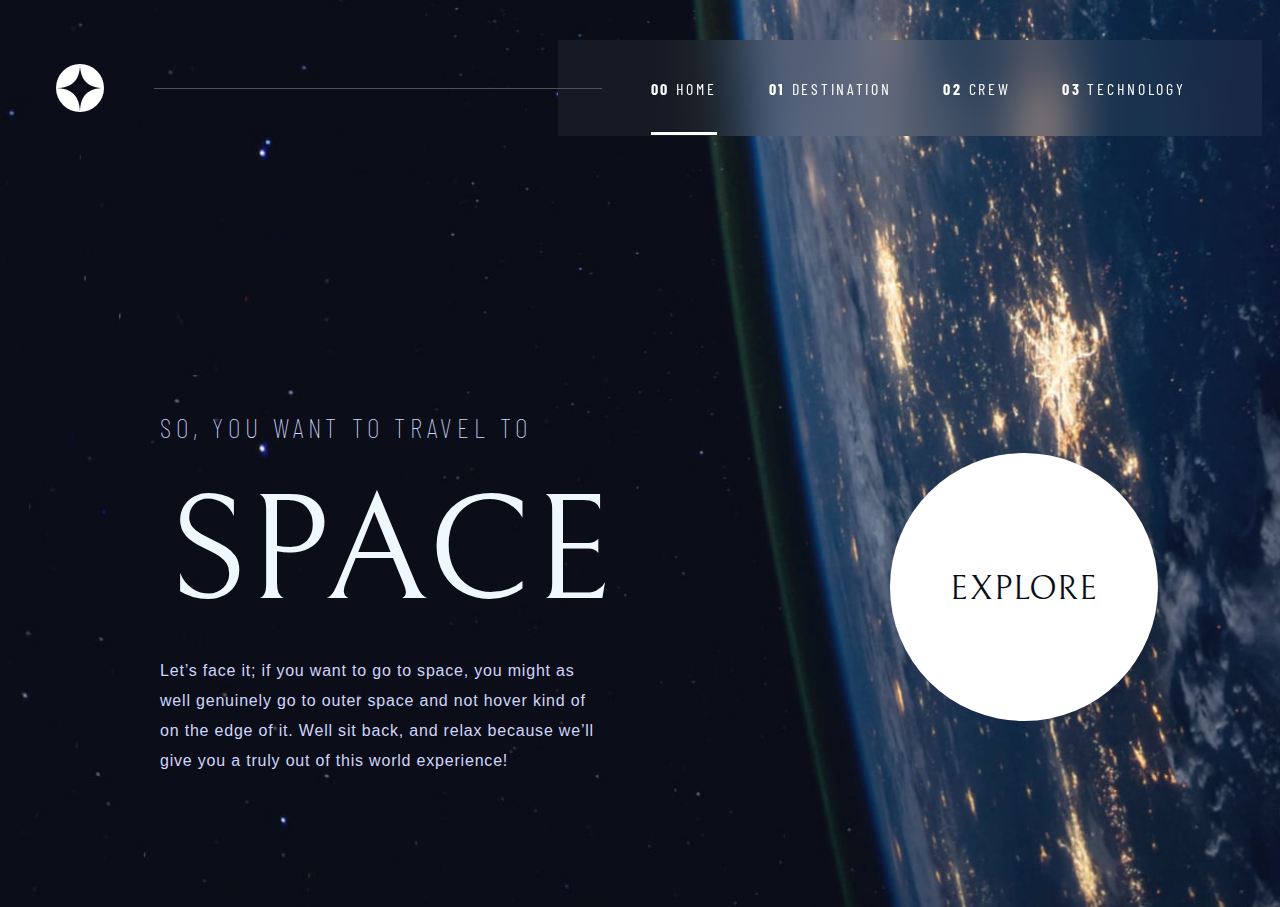
<file: index.html>
<!DOCTYPE html>
<html lang="en">
  <head>
    <meta charset="UTF-8" />
    <meta name="viewport" content="width=device-width, initial-scale=1.0" />

    <link
      rel="icon"
      type="image/png"
      sizes="32x32"
      href="./assets/favicon-32x32.png"
    />
    <meta name="viewport" content="width=device-width, initial-scale=1.0" />
    <link rel="preconnect" href="https://fonts.googleapis.com" />
    <link rel="preconnect" href="https://fonts.gstatic.com" crossorigin />
    <link
      href="https://fonts.googleapis.com/css2?family=Barlow+Condensed:wght@100;200;300;400&family=Bellefair&family=Cedarville+Cursive&family=Montserrat:wght@300;400;900&family=Ubuntu:wght@300;400&display=swap"
      rel="stylesheet"
    />
    <title>Frontend Mentor | Space tourism website</title>
    <link rel="stylesheet" href="styles/styles_home.css" />
  </head>
  <body>
    <!-- <img
      class="bg_image"
      src="assets/home/background-home-desktop.jpg"
      alt=""
    /> -->
    <div class="home_body">
      <!-- Navigation_Bar -->
      <section>
        <img class="logo" src="assets/shared/logo.svg" alt="" />
        <hr class="nav_hr" />
        <div class="nav_bar" id="nav_bar">
          <div class="close_icon">
            <img
              src="assets/shared/icon-close.svg"
              alt=""
              onclick="close_menu_bar()"
            />
          </div>
          <div class="nav_ele"  id="act">
            <strong>00 </strong> <a href="index.html">HOME</a> 
            <hr />
          </div>
          <div class="nav_ele">
            <strong>01 </strong> <a href="destination-moon.html">DESTINATION</a> 
            <hr />
          </div>
          <div class="nav_ele">
            <strong>02 </strong> <a href="crew-pilot.html">CREW</a> 
            <hr />
          </div>
          <div class="nav_ele">
            <strong>03 </strong> <a href="technology-capsule.html">TECHNOLOGY</a> 
            <hr />
          </div>
        </div>
        <div class="nav_icon">
          <img
            src="assets/shared/icon-hamburger.svg"
            alt="nav_icon"
            onclick="open_menu_bar()"
          />
        </div>
      </section>
      <!-- Description -->
      <div class="container">
        <div class="description">
          <h5>SO, YOU WANT TO TRAVEL TO</h5>
          <h1>SPACE</h1>
          <p>
            Let’s face it; if you want to go to space, you might as well
            genuinely go to outer space and not hover kind of on the edge of it.
            Well sit back, and relax because we’ll give you a truly out of this
            world experience!
          </p>
        </div>
        <div class="explore_container">
          <div class="explore_hover">
            <div class="explore"><p>EXPLORE</p></div>
          </div>
        </div>
      </div>
    </div>
    <script src="javascript/index.js"></script>
  </body>
</html>
</file>
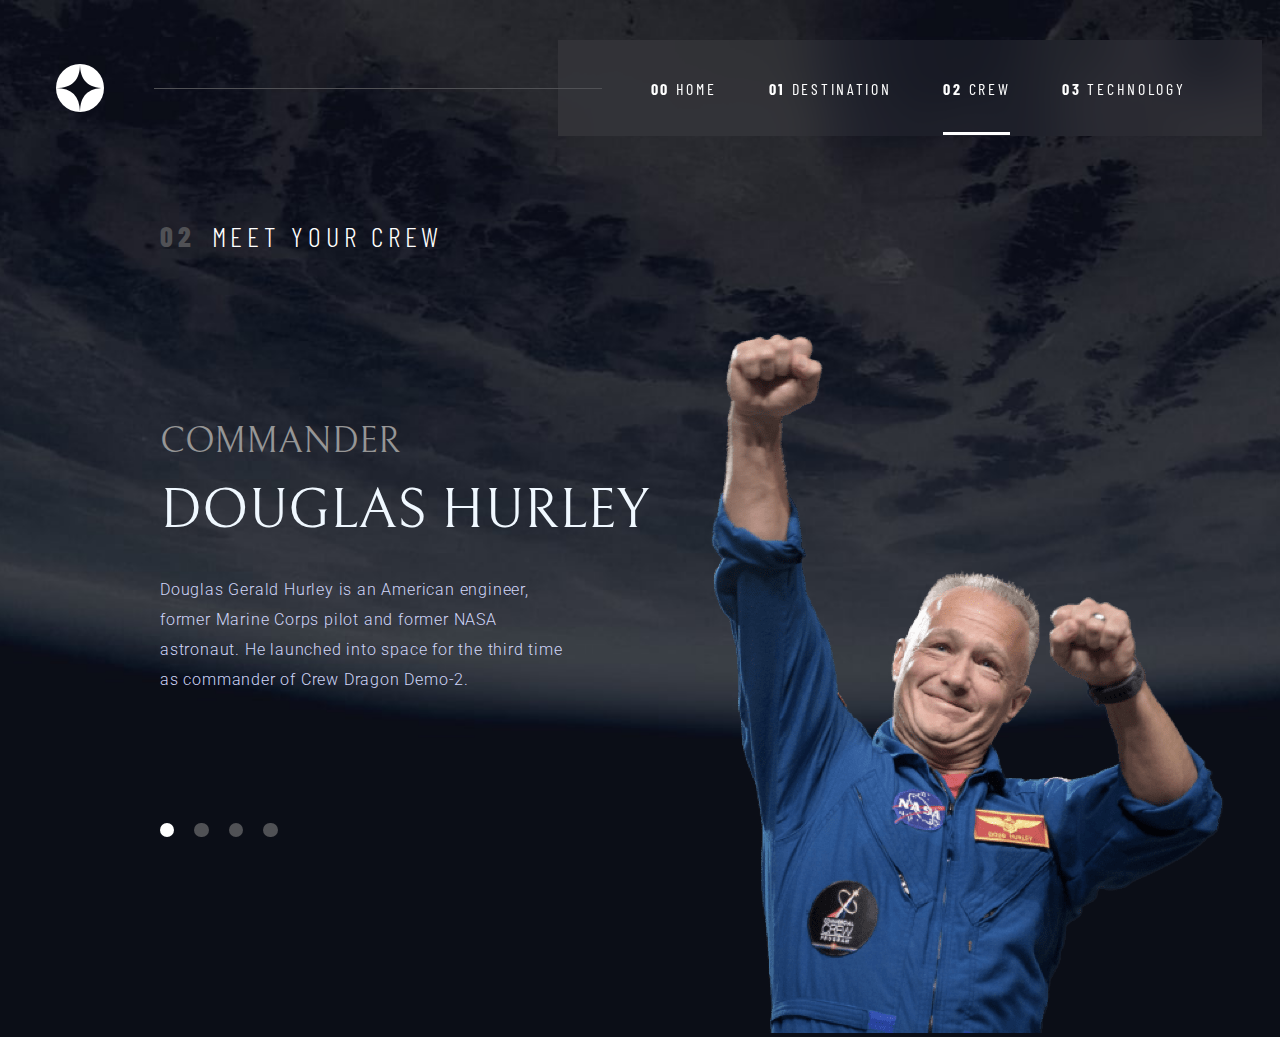
<file: crew-commander.html>
<!DOCTYPE html>
<html lang="en">

<head>
  <meta charset="UTF-8" />
  <meta name="viewport" content="width=device-width, initial-scale=1.0" />

  <link rel="icon" type="image/png" sizes="32x32" href="./assets/favicon-32x32.png" />
  <meta name="viewport" content="width=device-width, initial-scale=1.0" />
  <link rel="preconnect" href="https://fonts.googleapis.com">
  <link rel="preconnect" href="https://fonts.gstatic.com" crossorigin>
  <link
    href="https://fonts.googleapis.com/css2?family=Barlow+Condensed:wght@100;200;300;400&family=Bellefair&family=Cedarville+Cursive&family=Montserrat:wght@300;400;900&family=Open+Sans:wght@300;400&family=Roboto:wght@100;300;400;500&family=Ubuntu:wght@300;400&display=swap"
    rel="stylesheet">
  <link rel="stylesheet" href="styles/styles_crew.css">
  <title>Frontend Mentor | Space tourism website</title>
</head>

<body>
  <div class="home_body">
    <!-- Navigation_Bar -->
    <section>
      <img class="logo" src="assets/shared/logo.svg" alt="" />
      <hr class="nav_hr" />
      <div class="nav_bar" id="nav_bar">
        <div class="close_icon">
          <img src="assets/shared/icon-close.svg" alt="" onclick="close_menu_bar()" />
        </div>
        <div class="nav_ele">
          <strong>00 </strong> <a href="index.html">HOME</a>
          <hr />
        </div>
        <div class="nav_ele">
          <strong>01 </strong> <a href="destination-moon.html">DESTINATION</a>
          <hr />
        </div>
        <div class="nav_ele" id="act">
          <strong>02 </strong> <a href="crew-pilot.html">CREW</a>
          <hr>
        </div>
        <div class="nav_ele">
          <strong>03 </strong>
          <a href="technology-capsule.html">TECHNOLOGY</a>
          <hr />
        </div>
      </div>
      <div class="nav_icon">
        <img src="assets/shared/icon-hamburger.svg" alt="nav_icon" onclick="open_menu_bar()" />
      </div>
    </section>

    <h5> <strong>02</strong>MEET YOUR CREW</h5>
    <div class="container">
      <div class="description">
        <h4>COMMANDER</h4>
        <h1>DOUGLAS HURLEY</h1>
        <p>Douglas Gerald Hurley is an American engineer, former Marine Corps pilot
          and former NASA astronaut. He launched into space for the third time as
          commander of Crew Dragon Demo-2.</p>
        <div class="dots">
          <a href="crew-commander.html" id="curr"></a>
          <a href="crew-specialist.html"></a>
          <a href="crew-pilot.html"></a>
          <a href="crew-engineer.html"></a>
        </div>
      </div>
      <div class="crew_image">
        <img src="assets/crew/image-douglas-hurley.png" alt="">
        <hr>
      </div>
    </div>
    <script src="javascript/index.js"></script>
</body>

</html>
</file>
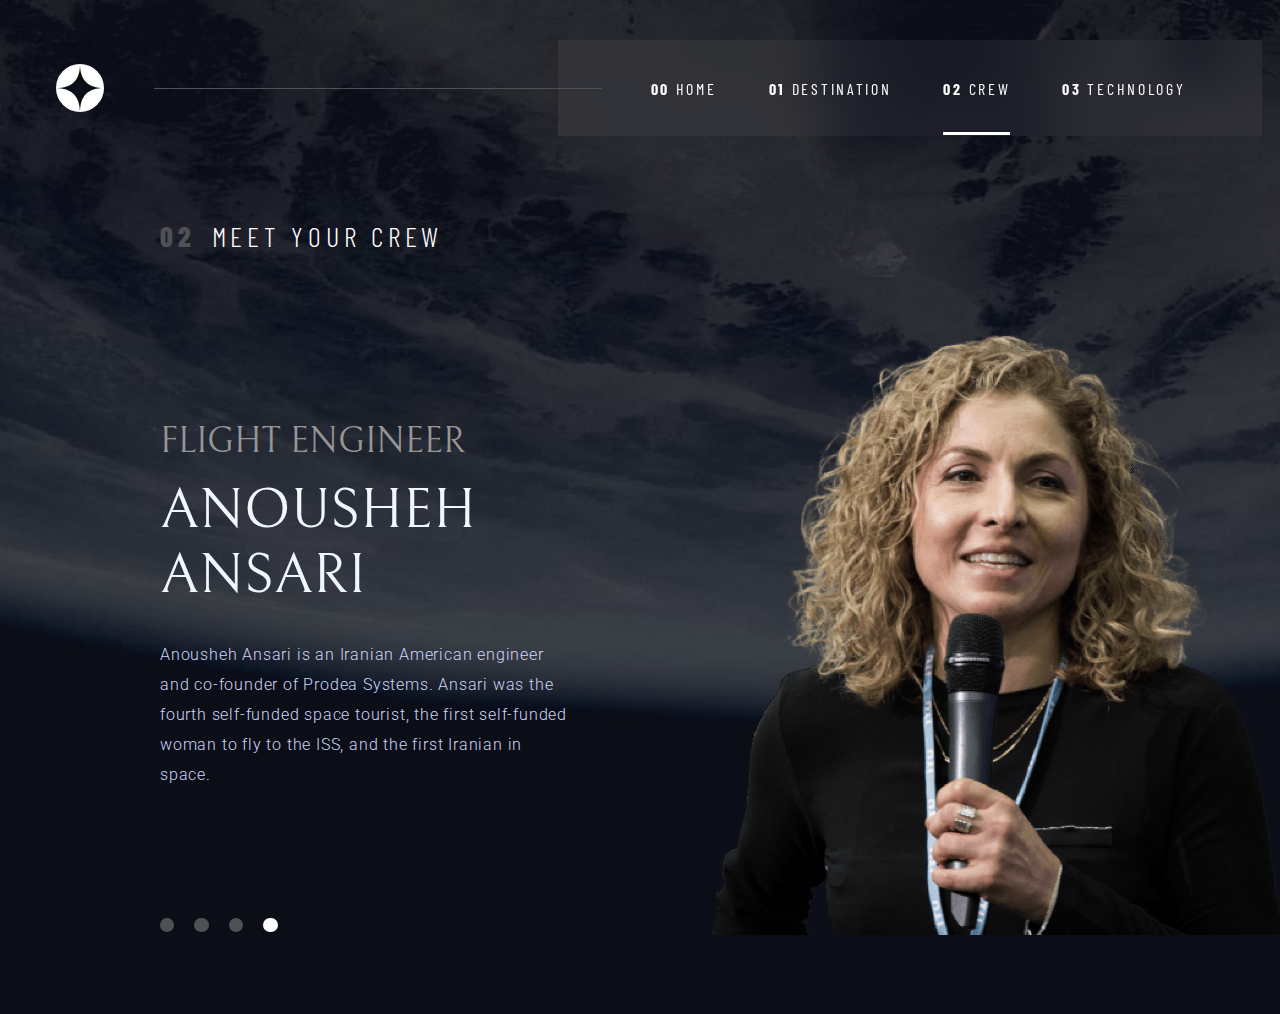
<file: crew-engineer.html>
<!DOCTYPE html>
<html lang="en">
<head>
  <meta charset="UTF-8" />
  <meta name="viewport" content="width=device-width, initial-scale=1.0" />

  <link rel="icon" type="image/png" sizes="32x32" href="./assets/favicon-32x32.png" />
  <meta name="viewport" content="width=device-width, initial-scale=1.0" />
  <link rel="preconnect" href="https://fonts.googleapis.com">
  <link rel="preconnect" href="https://fonts.gstatic.com" crossorigin>
  <link
    href="https://fonts.googleapis.com/css2?family=Barlow+Condensed:wght@100;200;300;400&family=Bellefair&family=Cedarville+Cursive&family=Montserrat:wght@300;400;900&family=Open+Sans:wght@300;400&family=Roboto:wght@100;300;400;500&family=Ubuntu:wght@300;400&display=swap"
    rel="stylesheet">
  <link rel="stylesheet" href="styles/styles_crew.css">
  <title>Frontend Mentor | Space tourism website</title>
</head>

<body>
  <div class="home_body">
    <!-- Navigation_Bar -->
    <section>
      <img class="logo" src="assets/shared/logo.svg" alt="" />
      <hr class="nav_hr" />
      <div class="nav_bar" id="nav_bar">
        <div class="close_icon">
          <img src="assets/shared/icon-close.svg" alt="" onclick="close_menu_bar()" />
        </div>
        <div class="nav_ele">
          <strong>00 </strong> <a href="index.html">HOME</a>
          <hr />
        </div>
        <div class="nav_ele">
          <strong>01 </strong> <a href="destination-moon.html">DESTINATION</a>
          <hr />
        </div>
        <div class="nav_ele" id="act">
          <strong>02 </strong> <a href="crew-pilot.html">CREW</a>
          <hr />
        </div>
        <div class="nav_ele">
          <strong>03 </strong>
          <a href="technology-capsule.html">TECHNOLOGY</a>
          <hr />
        </div>
      </div>
      <div class="nav_icon">
        <img src="assets/shared/icon-hamburger.svg" alt="nav_icon" onclick="open_menu_bar()" />
      </div>
    </section>

    <h5> <strong>02</strong>MEET YOUR CREW</h5>
    <div class="container">
      <div class="description">
        <h4>FLIGHT ENGINEER</h4>
        <h1>ANOUSHEH ANSARI</h1>
        <p>Anousheh Ansari is an Iranian American engineer and co-founder of Prodea Systems. 
          Ansari was the fourth self-funded space tourist, the first self-funded woman to 
          fly to the ISS, and the first Iranian in space.</p>
        <div class="dots">
          <a href="crew-commander.html" ></a>
          <a href="crew-specialist.html"></a>
          <a href="crew-pilot.html"></a>
          <a href="crew-engineer.html" id="curr"></a>
        </div>
      </div>
      <div class="crew_image">
        <img src="assets/crew/image-anousheh-ansari.png" alt="">
        <hr>
      </div>
    </div>
    <script src="javascript/index.js"></script>
</body>

</html>
</file>
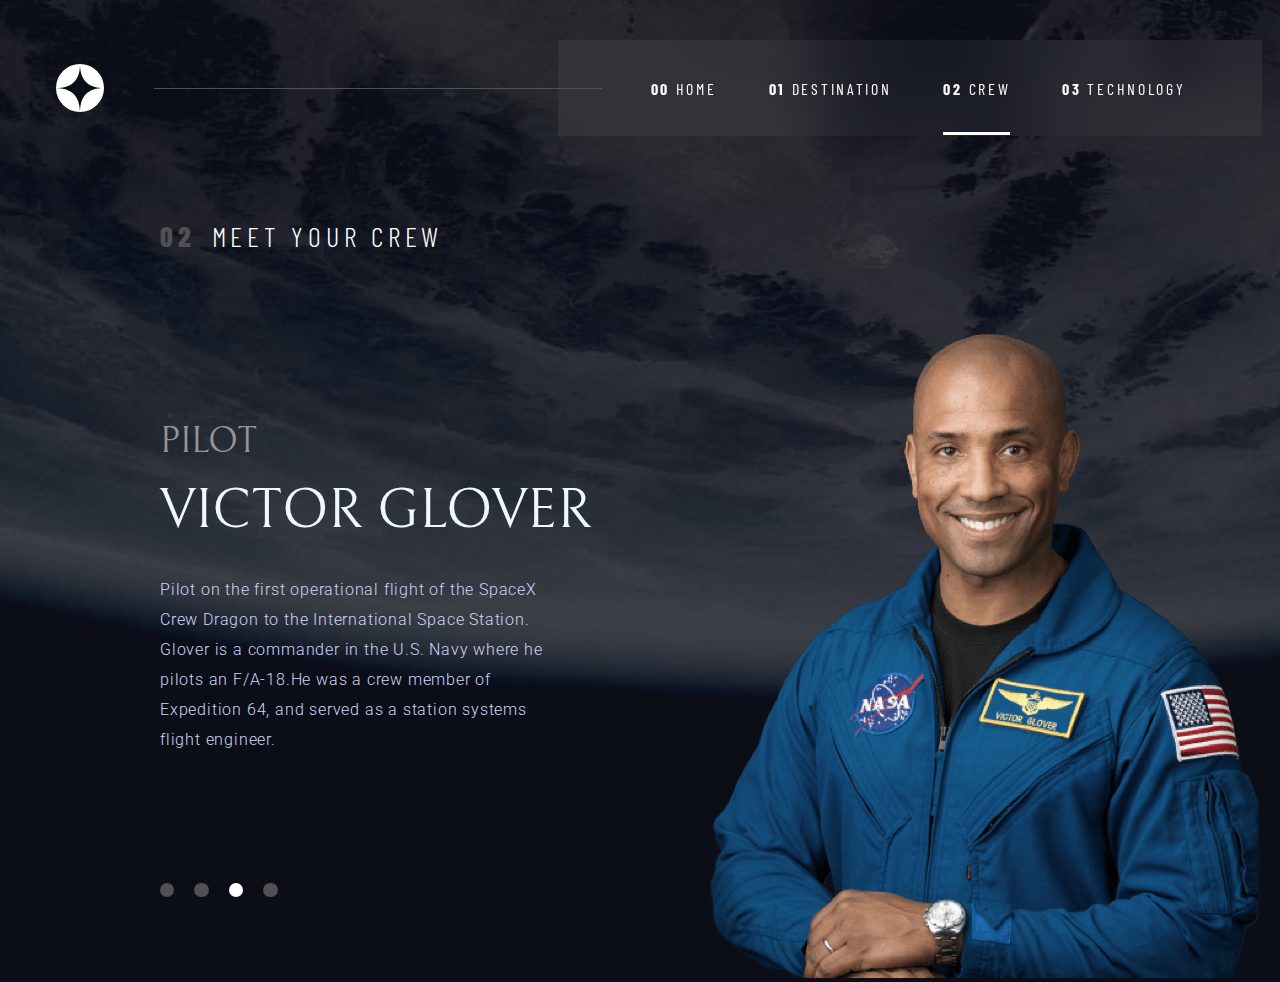
<file: crew-pilot.html>
<!DOCTYPE html>
<html lang="en">
<head>
  <meta charset="UTF-8" />
  <meta name="viewport" content="width=device-width, initial-scale=1.0" />

  <link rel="icon" type="image/png" sizes="32x32" href="./assets/favicon-32x32.png" />
  <meta name="viewport" content="width=device-width, initial-scale=1.0" />
  <link rel="preconnect" href="https://fonts.googleapis.com">
  <link rel="preconnect" href="https://fonts.gstatic.com" crossorigin>
  <link
    href="https://fonts.googleapis.com/css2?family=Barlow+Condensed:wght@100;200;300;400&family=Bellefair&family=Cedarville+Cursive&family=Montserrat:wght@300;400;900&family=Open+Sans:wght@300;400&family=Roboto:wght@100;300;400;500&family=Ubuntu:wght@300;400&display=swap"
    rel="stylesheet">
  <link rel="stylesheet" href="styles/styles_crew.css">
  <title>Frontend Mentor | Space tourism website</title>
</head>

<body>
  <div class="home_body">
    <!-- Navigation_Bar -->
    <section>
      <img class="logo" src="assets/shared/logo.svg" alt="" />
      <hr class="nav_hr" />
      <div class="nav_bar" id="nav_bar">
        <div class="close_icon">
          <img src="assets/shared/icon-close.svg" alt="" onclick="close_menu_bar()" />
        </div>
        <div class="nav_ele">
          <strong>00 </strong> <a href="index.html">HOME</a>
          <hr />
        </div>
        <div class="nav_ele">
          <strong>01 </strong> <a href="destination-moon.html">DESTINATION</a>
          <hr />
        </div>
        <div class="nav_ele" id="act">
          <strong>02 </strong> <a href="crew-pilot.html">CREW</a>
          <hr />
        </div>
        <div class="nav_ele">
          <strong>03 </strong>
          <a href="technology-capsule.html">TECHNOLOGY</a>
          <hr />
        </div>
      </div>
      <div class="nav_icon">
        <img src="assets/shared/icon-hamburger.svg" alt="nav_icon" onclick="open_menu_bar()" />
      </div>
    </section>

    <h5> <strong>02</strong>MEET YOUR CREW</h5>
    <div class="container">
      <div class="description">
        <h4>PILOT</h4>
        <h1>VICTOR GLOVER</h1>
        <p>Pilot on the first operational flight of the SpaceX Crew Dragon to the 
          International Space Station. Glover is a commander in the U.S. Navy where 
          he pilots an F/A-18.He was a crew member of Expedition 64, and served as a 
          station systems flight engineer.</p>
        <div class="dots">
          <a href="crew-commander.html" ></a>
          <a href="crew-specialist.html"></a>
          <a href="crew-pilot.html" id="curr"></a>
          <a href="crew-engineer.html" ></a>
        </div>
      </div>
      <div class="crew_image">
        <img src="assets/crew/image-victor-glover.png" alt="">
        <hr>
      </div>
    </div>
    <script src="javascript/index.js"></script>
</body>

</html>
</file>
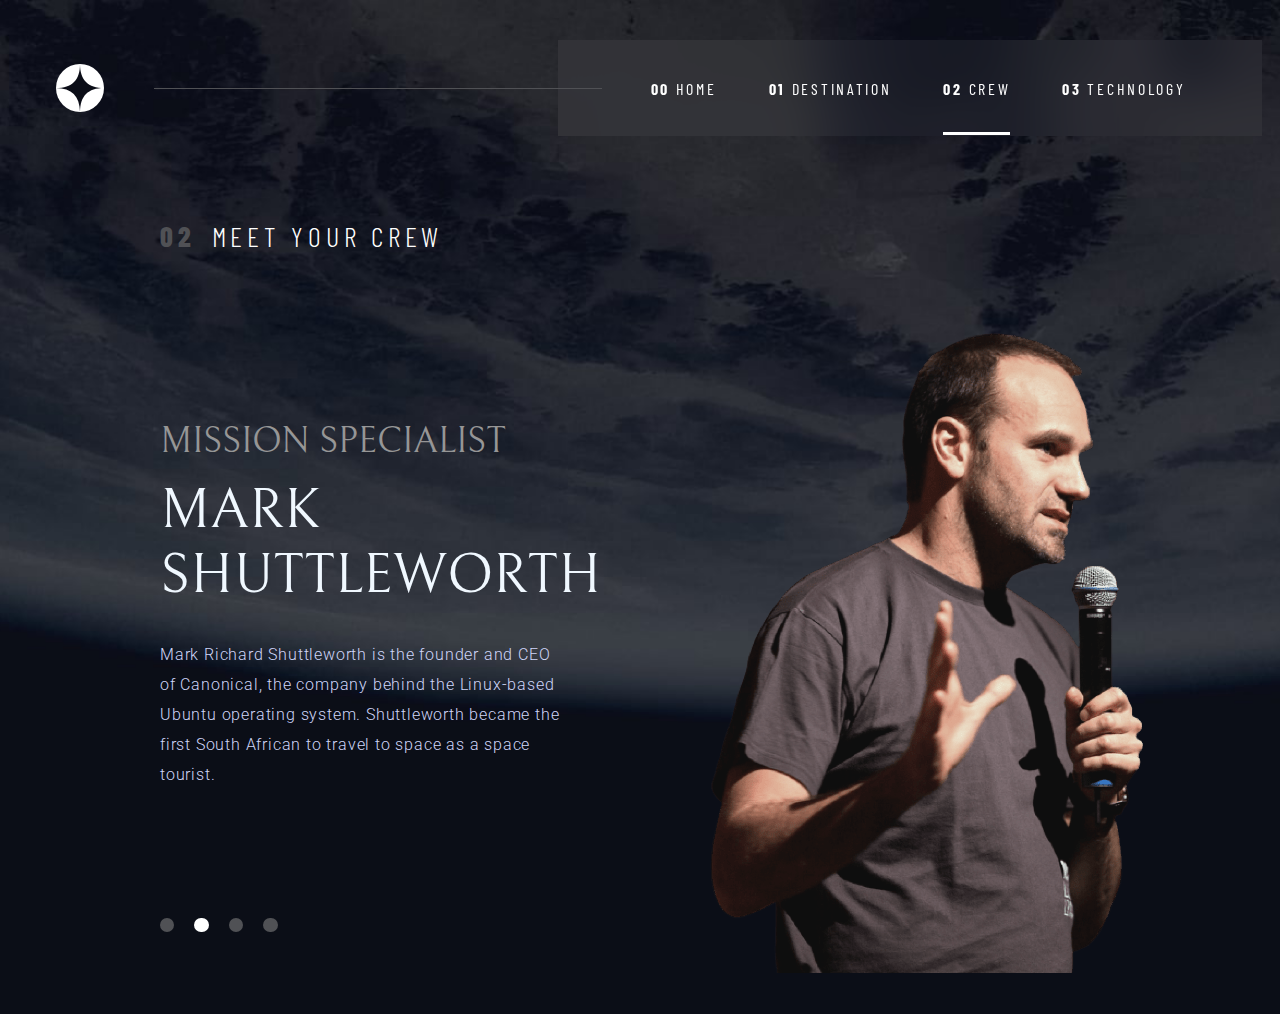
<file: crew-specialist.html>
<!DOCTYPE html>
<html lang="en">
<head>
  <meta charset="UTF-8" />
  <meta name="viewport" content="width=device-width, initial-scale=1.0" />

  <link rel="icon" type="image/png" sizes="32x32" href="./assets/favicon-32x32.png" />
  <meta name="viewport" content="width=device-width, initial-scale=1.0" />
  <link rel="preconnect" href="https://fonts.googleapis.com">
  <link rel="preconnect" href="https://fonts.gstatic.com" crossorigin>
  <link
    href="https://fonts.googleapis.com/css2?family=Barlow+Condensed:wght@100;200;300;400&family=Bellefair&family=Cedarville+Cursive&family=Montserrat:wght@300;400;900&family=Open+Sans:wght@300;400&family=Roboto:wght@100;300;400;500&family=Ubuntu:wght@300;400&display=swap"
    rel="stylesheet">
  <link rel="stylesheet" href="styles/styles_crew.css">
  <title>Frontend Mentor | Space tourism website</title>
</head>

<body>
  <div class="home_body">
    <!-- Navigation_Bar -->
    <section>
      <img class="logo" src="assets/shared/logo.svg" alt="" />
      <hr class="nav_hr" />
      <div class="nav_bar" id="nav_bar">
        <div class="close_icon">
          <img src="assets/shared/icon-close.svg" alt="" onclick="close_menu_bar()" />
        </div>
        <div class="nav_ele">
          <strong>00 </strong> <a href="index.html">HOME</a>
          <hr />
        </div>
        <div class="nav_ele">
          <strong>01 </strong> <a href="destination-moon.html">DESTINATION</a>
          <hr />
        </div>
        <div class="nav_ele" id="act">
          <strong>02 </strong> <a href="crew-pilot.html">CREW</a>
          <hr />
        </div>
        <div class="nav_ele">
          <strong>03 </strong>
          <a href="technology-capsule.html">TECHNOLOGY</a>
          <hr />
        </div>
      </div>
      <div class="nav_icon">
        <img src="assets/shared/icon-hamburger.svg" alt="nav_icon" onclick="open_menu_bar()" />
      </div>
    </section>

    <h5> <strong>02</strong>MEET YOUR CREW</h5>
    <div class="container">
      <div class="description">
        <h4>MISSION SPECIALIST</h4>
        <h1>MARK SHUTTLEWORTH</h1>
        <p>Mark Richard Shuttleworth is the founder and CEO of Canonical, the company behind 
          the Linux-based Ubuntu operating system. Shuttleworth became the first South 
          African to travel to space as a space tourist.</p>
        <div class="dots">
          <a href="crew-commander.html" ></a>
          <a href="crew-specialist.html" id="curr"></a>
          <a href="crew-pilot.html"></a>
          <a href="crew-engineer.html" ></a>
        </div>
      </div>
      <div class="crew_image">
        <img src="assets/crew/image-mark-shuttleworth.png" alt="">
        <hr>
      </div>
    </div>
    <script src="javascript/index.js"></script>
</body>

</html>
</file>
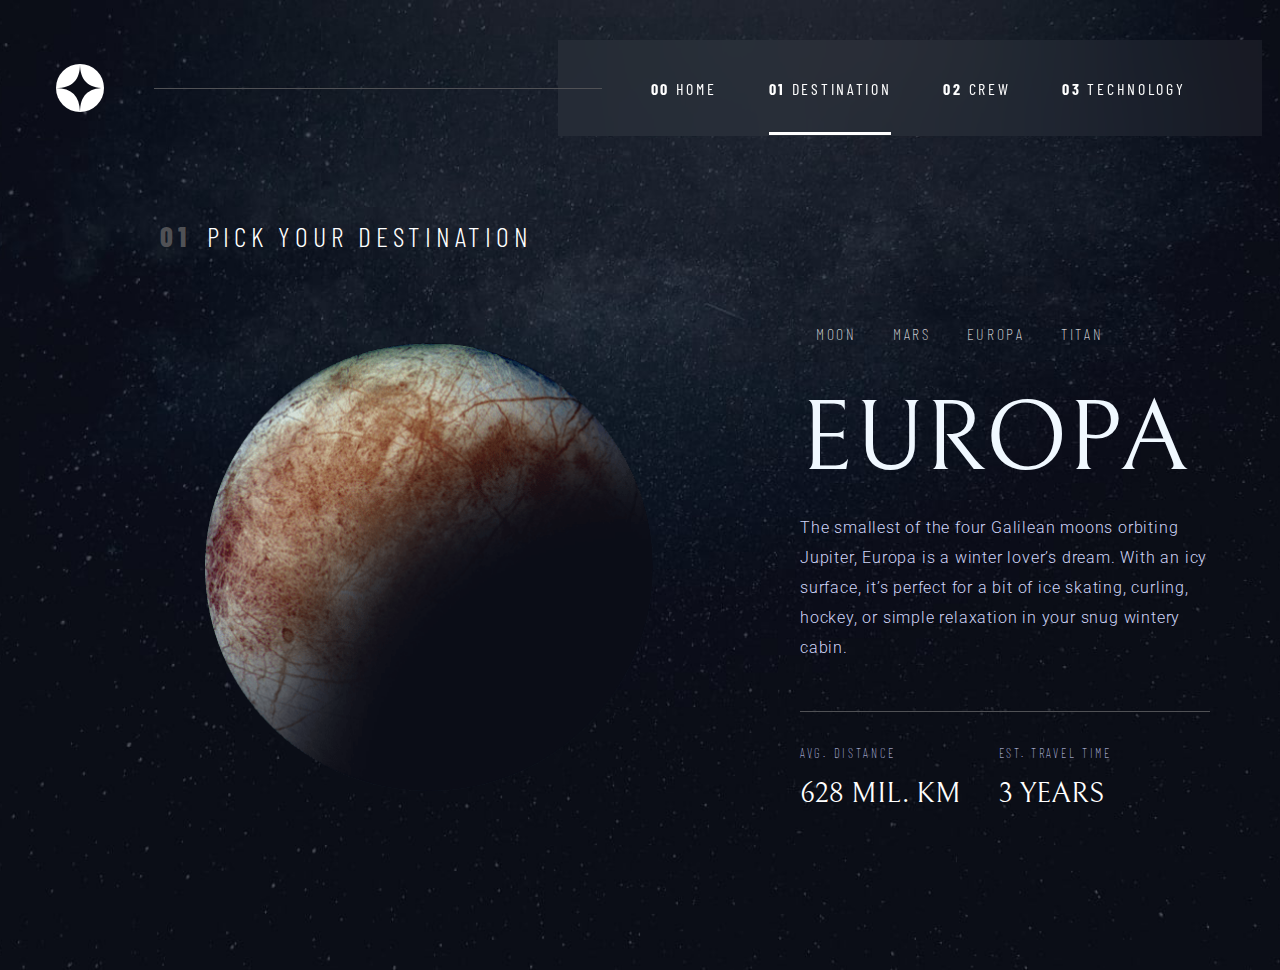
<file: destination-europa.html>
<!DOCTYPE html>
<html lang="en">

<head>
  <meta charset="UTF-8">
  <meta name="viewport" content="width=device-width, initial-scale=1.0">

  <link rel="icon" type="image/png" sizes="32x32" href="./assets/favicon-32x32.png">

  <title>Frontend Mentor | Space tourism website</title>
</head>

<body>
  <!DOCTYPE html>
  <html lang="en">

  <head>
    <meta charset="UTF-8" />
    <meta name="viewport" content="width=device-width, initial-scale=1.0" />

    <link rel="icon" type="image/png" sizes="32x32" href="./assets/favicon-32x32.png" />
    <meta name="viewport" content="width=device-width, initial-scale=1.0" />
    <link rel="preconnect" href="https://fonts.googleapis.com">
    <link rel="preconnect" href="https://fonts.gstatic.com" crossorigin>
    <link
      href="https://fonts.googleapis.com/css2?family=Barlow+Condensed:wght@100;200;300;400&family=Bellefair&family=Cedarville+Cursive&family=Montserrat:wght@300;400;900&family=Open+Sans:wght@300;400&family=Roboto:wght@100;300;400;500&family=Ubuntu:wght@300;400&display=swap"
      rel="stylesheet">
    <link rel="stylesheet" href="styles/styles_destination.css">
    <title>Frontend Mentor | Space tourism website</title>
  </head>

  <body>
    <div class="home_body">
      <!-- Navigation_Bar -->
      <section>
        <img class="logo" src="assets/shared/logo.svg" alt="" />
        <hr class="nav_hr" />
        <div class="nav_bar" id="nav_bar">
          <div class="close_icon">
            <img src="assets/shared/icon-close.svg" alt="" onclick="close_menu_bar()" />
          </div>
          <div class="nav_ele">
            <strong>00 </strong> <a href="index.html">HOME</a>
            <hr />
          </div>
          <div class="nav_ele" id="act">
            <strong>01 </strong> <a href="destination-moon.html">DESTINATION</a>
            <hr />
          </div>
          <div class="nav_ele">
            <strong>02 </strong> <a href="crew-pilot.html">CREW</a>
            <hr />
          </div>
          <div class="nav_ele">
            <strong>03 </strong>
            <a href="technology-capsule.html">TECHNOLOGY</a>
            <hr />
          </div>
        </div>
        <div class="nav_icon">
          <img src="assets/shared/icon-hamburger.svg" alt="nav_icon" onclick="open_menu_bar()" />
        </div>
      </section>

      <h5> <strong>01</strong>PICK YOUR DESTINATION</h5>
      <div class="container">
        <div class="planet_image">
          <img src="assets/destination/image-europa.png" alt="">
        </div>

        <div class="description">
          <div class="destination_bar">
            <div class="destination_ele"><a href="destination-moon.html">MOON</a>
              <hr>
            </div>
            <div class="destination_ele"><a href="destination-mars.html">MARS</a>
              <hr>
            </div>
            <div class="destination_ele"><a href="destination-europa.html">EUROPA</a>
              <hr>
            </div>
            <div class="destination_ele"><a href="destination-titan.html">TITAN</a>
              <hr>
            </div>
          </div>
          <h1>EUROPA</h1>
          <p>The smallest of the four Galilean moons orbiting Jupiter, Europa is a
            winter lover’s dream. With an icy surface, it’s perfect for a bit of
            ice skating, curling, hockey, or simple relaxation in your snug
            wintery cabin.</p>
          <hr class="final">
          <div class="dist_time">
            <div class="title">AVG. DISTANCE</div>
            <div class="value">628 MIL. KM</div>
          </div>
          <div class="dist_time">
            <div class="title">EST. TRAVEL TIME</div>
            <div class="value">3 YEARS</div>
          </div>
        </div>
      </div>
      <script src="javascript/index.js"></script>
  </body>

  </html>
</body>

</html>
</file>
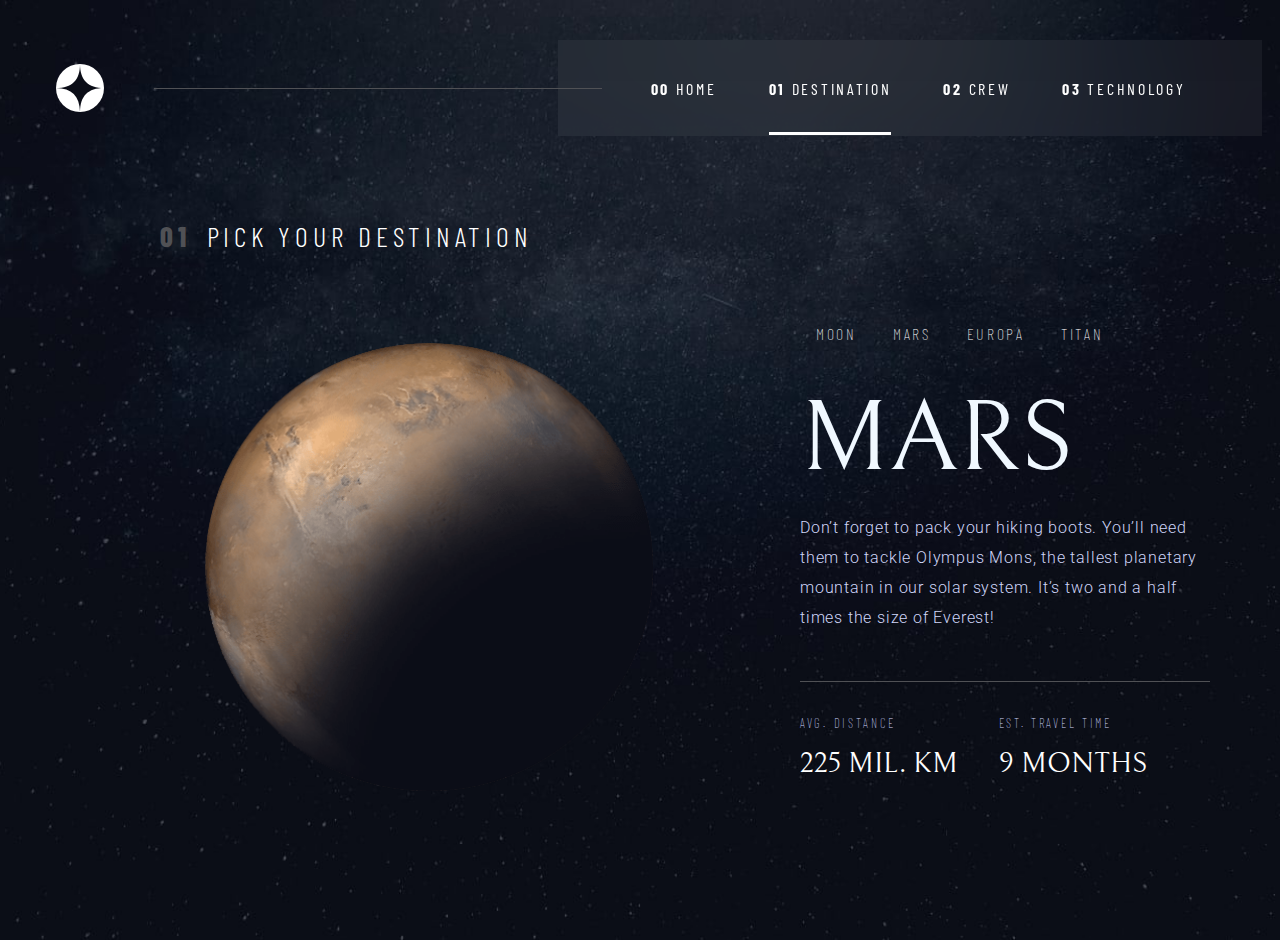
<file: destination-mars.html>
<!DOCTYPE html>
<html lang="en">

<head>
  <meta charset="UTF-8" />
  <meta name="viewport" content="width=device-width, initial-scale=1.0" />

  <link rel="icon" type="image/png" sizes="32x32" href="./assets/favicon-32x32.png" />
  <meta name="viewport" content="width=device-width, initial-scale=1.0" />
  <link rel="preconnect" href="https://fonts.googleapis.com">
  <link rel="preconnect" href="https://fonts.gstatic.com" crossorigin>
  <link
    href="https://fonts.googleapis.com/css2?family=Barlow+Condensed:wght@100;200;300;400&family=Bellefair&family=Cedarville+Cursive&family=Montserrat:wght@300;400;900&family=Open+Sans:wght@300;400&family=Roboto:wght@100;300;400;500&family=Ubuntu:wght@300;400&display=swap"
    rel="stylesheet">
  <link rel="stylesheet" href="styles/styles_destination.css">
  <title>Frontend Mentor | Space tourism website</title>
</head>

<body>
  <div class="home_body">
    <!-- Navigation_Bar -->
    <section>
      <img class="logo" src="assets/shared/logo.svg" alt="" />
      <hr class="nav_hr" />
      <div class="nav_bar" id="nav_bar">
        <div class="close_icon">
          <img src="assets/shared/icon-close.svg" alt="" onclick="close_menu_bar()" />
        </div>
        <div class="nav_ele">
          <strong>00 </strong> <a href="index.html">HOME</a>
          <hr />
        </div>
        <div class="nav_ele" id="act">
          <strong>01 </strong> <a href="destination-moon.html">DESTINATION</a>
          <hr />
        </div>
        <div class="nav_ele">
          <strong>02 </strong> <a href="crew-pilot.html">CREW</a>
          <hr />
        </div>
        <div class="nav_ele">
          <strong>03 </strong>
          <a href="technology-capsule.html">TECHNOLOGY</a>
          <hr />
        </div>
      </div>
      <div class="nav_icon">
        <img src="assets/shared/icon-hamburger.svg" alt="nav_icon" onclick="open_menu_bar()" />
      </div>
    </section>

    <h5> <strong>01</strong>PICK YOUR DESTINATION</h5>
    <div class="container">
      <div class="planet_image">
        <img src="assets/destination/image-mars.png" alt="">
      </div>

      <div class="description">
        <div class="destination_bar">
          <div class="destination_ele"><a href="destination-moon.html">MOON</a>
            <hr>
          </div>
          <div class="destination_ele"><a href="destination-mars.html">MARS</a>
            <hr>
          </div>
          <div class="destination_ele"><a href="destination-europa.html">EUROPA</a>
            <hr>
          </div>
          <div class="destination_ele"><a href="destination-titan.html">TITAN</a>
            <hr>
          </div>
        </div>
        <h1>MARS</h1>
        <p>Don’t forget to pack your hiking boots. You’ll need them to tackle Olympus Mons,
          the tallest planetary mountain in our solar system. It’s two and a half times
          the size of Everest!</p>
        <hr class="final">
        <div class="dist_time">
          <div class="title">AVG. DISTANCE</div>
          <div class="value">225 MIL. KM</div>
        </div>
        <div class="dist_time">
          <div class="title">EST. TRAVEL TIME</div>
          <div class="value">9 MONTHS</div>
        </div>
      </div>
    </div>
    <script src="javascript/index.js"></script>
</body>

</html>
</file>
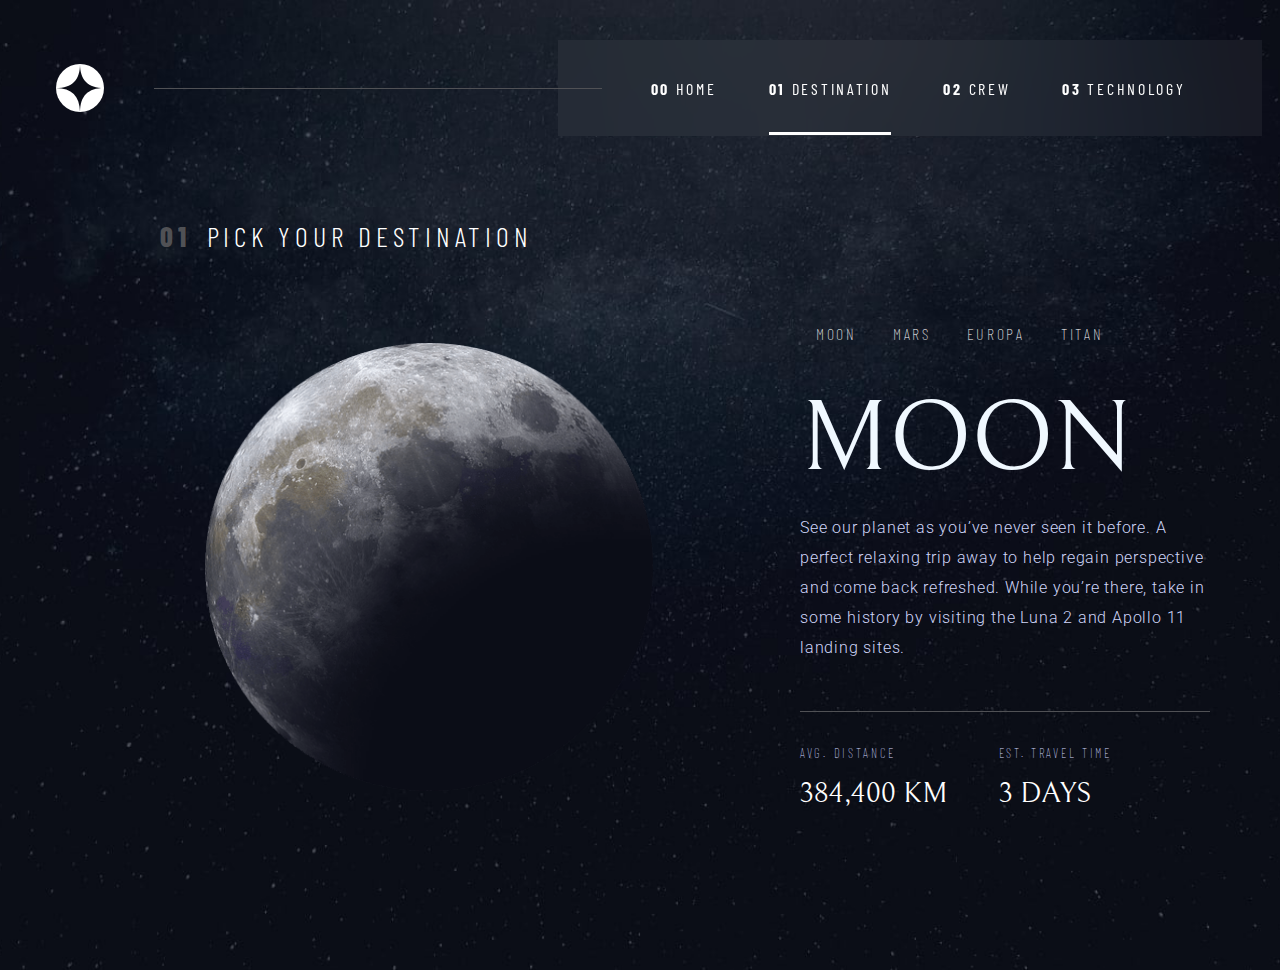
<file: destination-moon.html>
<!DOCTYPE html>
<html lang="en">
  <head>
    <meta charset="UTF-8" />
    <meta name="viewport" content="width=device-width, initial-scale=1.0" />

    <link
      rel="icon"
      type="image/png"
      sizes="32x32"
      href="./assets/favicon-32x32.png"
    />
    <meta name="viewport" content="width=device-width, initial-scale=1.0" />
    <link rel="preconnect" href="https://fonts.googleapis.com">
    <link rel="preconnect" href="https://fonts.gstatic.com" crossorigin>
    <link href="https://fonts.googleapis.com/css2?family=Barlow+Condensed:wght@100;200;300;400&family=Bellefair&family=Cedarville+Cursive&family=Montserrat:wght@300;400;900&family=Open+Sans:wght@300;400&family=Roboto:wght@100;300;400;500&family=Ubuntu:wght@300;400&display=swap" rel="stylesheet">
    <link rel="stylesheet" href="styles/styles_destination.css">
    <title>Frontend Mentor | Space tourism website</title>
  </head>
  <body>
    <div class="home_body">
      <!-- Navigation_Bar -->
      <section>
        <img class="logo" src="assets/shared/logo.svg" alt="" />
        <hr class="nav_hr" />
        <div class="nav_bar" id="nav_bar">
          <div class="close_icon">
            <img
              src="assets/shared/icon-close.svg"
              alt=""
              onclick="close_menu_bar()"
            />
          </div>
          <div class="nav_ele">
            <strong>00 </strong> <a href="index.html">HOME</a>
            <hr />
          </div>
          <div class="nav_ele" id="act">
            <strong>01 </strong> <a href="destination-moon.html">DESTINATION</a>
            <hr />
          </div>
          <div class="nav_ele">
            <strong>02 </strong> <a href="crew-pilot.html">CREW</a>
            <hr />
          </div>
          <div class="nav_ele">
            <strong>03 </strong>
            <a href="technology-capsule.html">TECHNOLOGY</a>
            <hr />
          </div>
        </div>
        <div class="nav_icon">
          <img
            src="assets/shared/icon-hamburger.svg"
            alt="nav_icon"
            onclick="open_menu_bar()"
          />
        </div>
      </section>

      <h5> <strong>01</strong>PICK YOUR DESTINATION</h5>
      <div class="container">
        <div class="planet_image">
          <img src="assets/destination/image-moon.png" alt="">
        </div>
  
        <div class="description">
          <div class="destination_bar">
            <div class="destination_ele"><a href="destination-moon.html">MOON</a><hr> </div>
            <div class="destination_ele"><a href="destination-mars.html">MARS</a><hr> </div>
            <div class="destination_ele"><a href="destination-europa.html">EUROPA</a><hr> </div>
            <div class="destination_ele"><a href="destination-titan.html">TITAN</a><hr> </div>
          </div>
          <h1>MOON</h1>
          <p>See our planet as you’ve never seen it before. A perfect relaxing trip away to help regain
            perspective and come back refreshed. While you’re there, take in some
            history by visiting the Luna 2 and Apollo 11 landing sites.</p>
            <hr class="final">
            <div class="dist_time">
              <div class="title">AVG. DISTANCE</div>
              <div class="value">384,400 KM</div>
            </div>
            <div class="dist_time">
              <div class="title">EST. TRAVEL TIME</div>
              <div class="value">3 DAYS</div>
            </div>
        </div>
      </div>
      <script src="javascript/index.js"></script>
  </body>
</html>
</file>
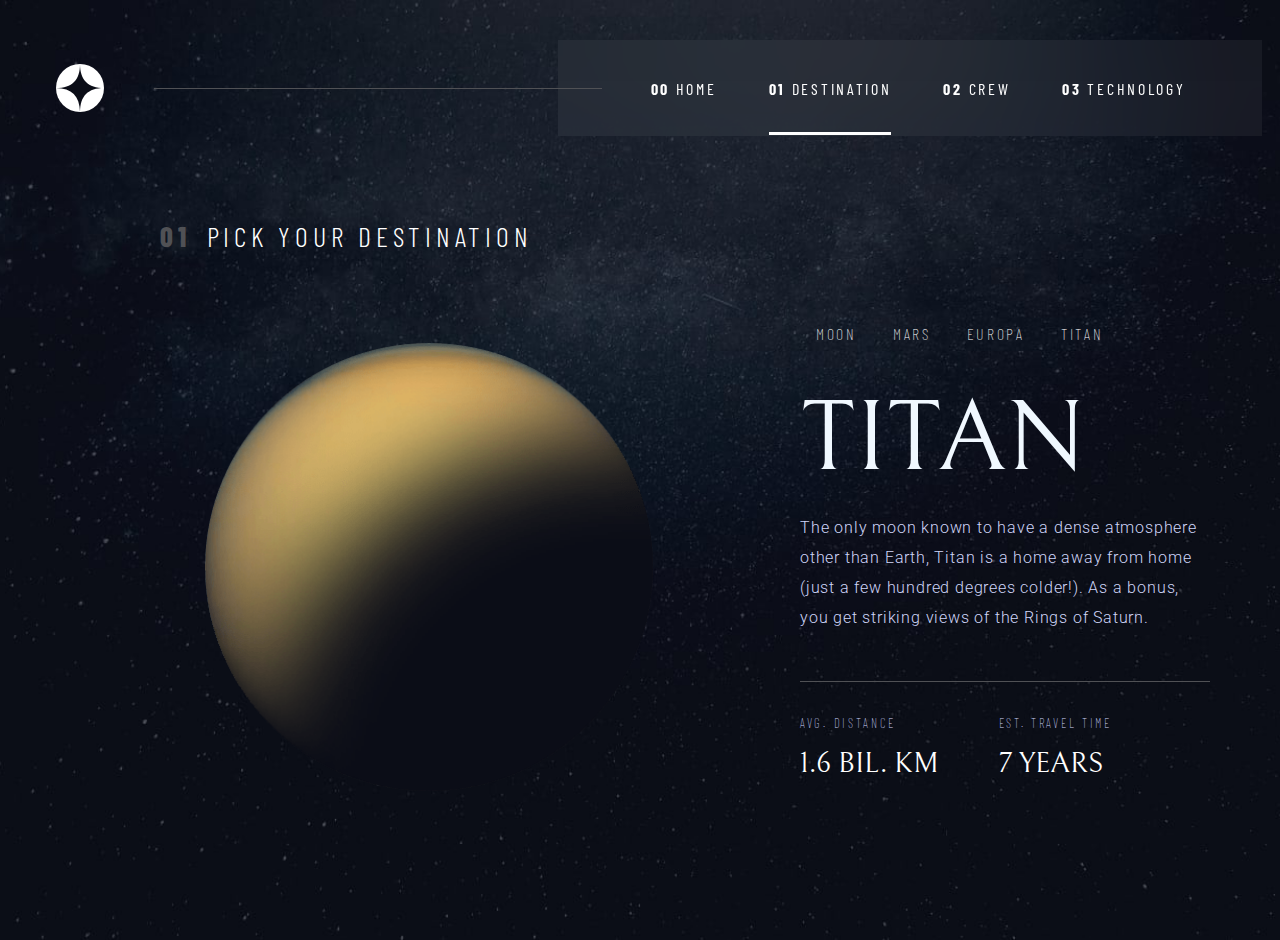
<file: destination-titan.html>
<!DOCTYPE html>
<html lang="en">

<head>
  <meta charset="UTF-8" />
  <meta name="viewport" content="width=device-width, initial-scale=1.0" />

  <link rel="icon" type="image/png" sizes="32x32" href="./assets/favicon-32x32.png" />
  <meta name="viewport" content="width=device-width, initial-scale=1.0" />
  <link rel="preconnect" href="https://fonts.googleapis.com">
  <link rel="preconnect" href="https://fonts.gstatic.com" crossorigin>
  <link
    href="https://fonts.googleapis.com/css2?family=Barlow+Condensed:wght@100;200;300;400&family=Bellefair&family=Cedarville+Cursive&family=Montserrat:wght@300;400;900&family=Open+Sans:wght@300;400&family=Roboto:wght@100;300;400;500&family=Ubuntu:wght@300;400&display=swap"
    rel="stylesheet">
  <link rel="stylesheet" href="styles/styles_destination.css">
  <title>Frontend Mentor | Space tourism website</title>
</head>

<body>
  <div class="home_body">
    <!-- Navigation_Bar -->
    <section>
      <img class="logo" src="assets/shared/logo.svg" alt="" />
      <hr class="nav_hr" />
      <div class="nav_bar" id="nav_bar">
        <div class="close_icon">
          <img src="assets/shared/icon-close.svg" alt="" onclick="close_menu_bar()" />
        </div>
        <div class="nav_ele">
          <strong>00 </strong> <a href="index.html">HOME</a>
          <hr />
        </div>
        <div class="nav_ele" id="act">
          <strong>01 </strong> <a href="destination-moon.html">DESTINATION</a>
          <hr />
        </div>
        <div class="nav_ele">
          <strong>02 </strong> <a href="crew-pilot.html">CREW</a>
          <hr />
        </div>
        <div class="nav_ele">
          <strong>03 </strong>
          <a href="technology-capsule.html">TECHNOLOGY</a>
          <hr />
        </div>
      </div>
      <div class="nav_icon">
        <img src="assets/shared/icon-hamburger.svg" alt="nav_icon" onclick="open_menu_bar()" />
      </div>
    </section>

    <h5> <strong>01</strong>PICK YOUR DESTINATION</h5>
    <div class="container">
      <div class="planet_image">
        <img src="assets/destination/image-titan.png" alt="">
      </div>

      <div class="description">
        <div class="destination_bar">
          <div class="destination_ele"><a href="destination-moon.html">MOON</a>
            <hr>
          </div>
          <div class="destination_ele"><a href="destination-mars.html">MARS</a>
            <hr>
          </div>
          <div class="destination_ele"><a href="destination-europa.html">EUROPA</a>
            <hr>
          </div>
          <div class="destination_ele"><a href="destination-titan.html">TITAN</a>
            <hr>
          </div>
        </div>
        <h1>TITAN</h1>
        <p>The only moon known to have a dense atmosphere other than Earth, Titan
          is a home away from home (just a few hundred degrees colder!). As a
          bonus, you get striking views of the Rings of Saturn.</p>
        <hr class="final">
        <div class="dist_time">
          <div class="title">AVG. DISTANCE</div>
          <div class="value">1.6 BIL. KM</div>
        </div>
        <div class="dist_time">
          <div class="title">EST. TRAVEL TIME</div>
          <div class="value">7 YEARS</div>
        </div>
      </div>
    </div>
    <script src="javascript/index.js"></script>
</body>

</html>
</file>
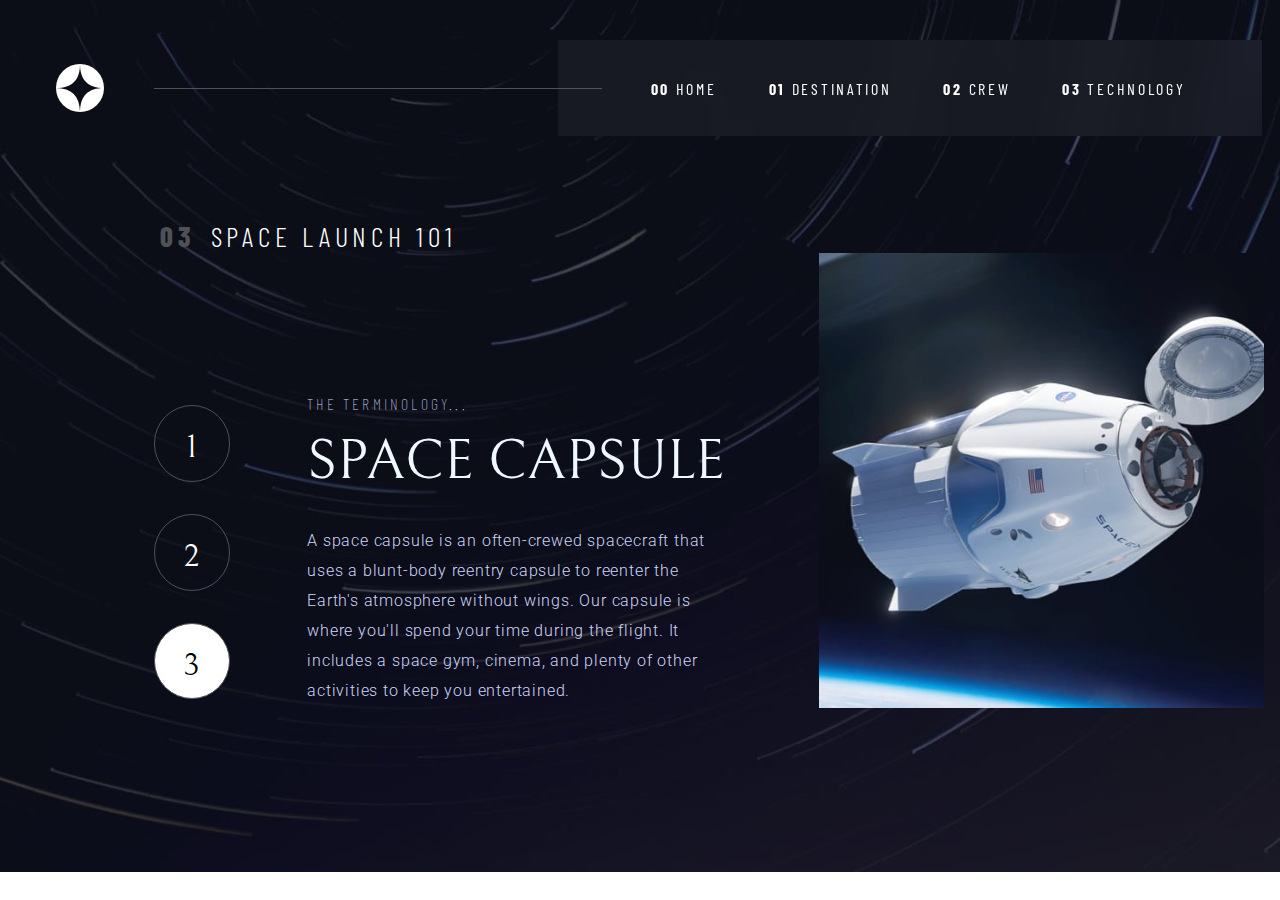
<file: technology-capsule.html>
<!DOCTYPE html>
<html lang="en">

<head>
  <meta charset="UTF-8" />
  <meta name="viewport" content="width=device-width, initial-scale=1.0" />

  <link rel="icon" type="image/png" sizes="32x32" href="./assets/favicon-32x32.png" />
  <meta name="viewport" content="width=device-width, initial-scale=1.0" />
  <link rel="preconnect" href="https://fonts.googleapis.com">
  <link rel="preconnect" href="https://fonts.gstatic.com" crossorigin>
  <link
    href="https://fonts.googleapis.com/css2?family=Barlow+Condensed:wght@100;200;300;400&family=Bellefair&family=Cedarville+Cursive&family=Montserrat:wght@300;400;900&family=Open+Sans:wght@300;400&family=Roboto:wght@100;300;400;500&family=Ubuntu:wght@300;400&display=swap"
    rel="stylesheet">
  <link rel="stylesheet" href="styles/styles_technology.css">
  <title>Frontend Mentor | Space tourism website</title>
</head>

<body>
  <div class="home_body">
    <!-- Navigation_Bar -->
    <section>
      <img class="logo" src="assets/shared/logo.svg" alt="" />
      <hr class="nav_hr" />
      <div class="nav_bar" id="nav_bar">
        <div class="close_icon">
          <img src="assets/shared/icon-close.svg" alt="" onclick="close_menu_bar()" />
        </div>
        <div class="nav_ele">
          <strong>00 </strong> <a href="index.html">HOME</a>
          <hr />
        </div>
        <div class="nav_ele">
          <strong>01 </strong> <a href="destination-moon.html">DESTINATION</a>
          <hr />
        </div>
        <div class="nav_ele">
          <strong>02 </strong> <a href="crew-pilot.html">CREW</a>
          <hr>
        </div>
        <div class="nav_ele">
          <strong>03 </strong>
          <a href="technology-capsule.html">TECHNOLOGY</a>
          <hr />
        </div>
      </div>
      <div class="nav_icon">
        <img src="assets/shared/icon-hamburger.svg" alt="nav_icon" onclick="open_menu_bar()" />
      </div>
    </section>

    <h5> <strong>03</strong>SPACE LAUNCH 101</h5>
    <div class="container">
      <div class="number">
        <a href="technology-vehicle.html"><p>1</p></a>
        <a href="technology-spaceport.html"><p>2</p></a>
        <a id="act" href="technology-capsule.html"><p>3</p></a>
      </div>
      <div class="description">
        <h4>THE TERMINOLOGY...</h4>
        <h1>SPACE CAPSULE</h1>
        <p>A space capsule is an often-crewed spacecraft that uses a blunt-body reentry 
          capsule to reenter the Earth's atmosphere without wings. Our capsule is where 
          you'll spend your time during the flight. It includes a space gym, cinema, 
          and plenty of other activities to keep you entertained.</p>
        <!-- <div class="dots">
          <a href="/crew-commander.html" id="curr"></a>
          <a href="/crew-specialist.html"></a>
          <a href="/crew-pilot.html"></a>
          <a href="/crew-engineer.html"></a>
        </div> -->
      </div>
      <div class="tech_image">
        <img  id="tech" name="capsule" src="assets/technology/image-space-capsule-portrait.jpg" alt="">
      </div>
    </div>
    <script src="javascript/index.js"></script>
</body>

</html>
</file>
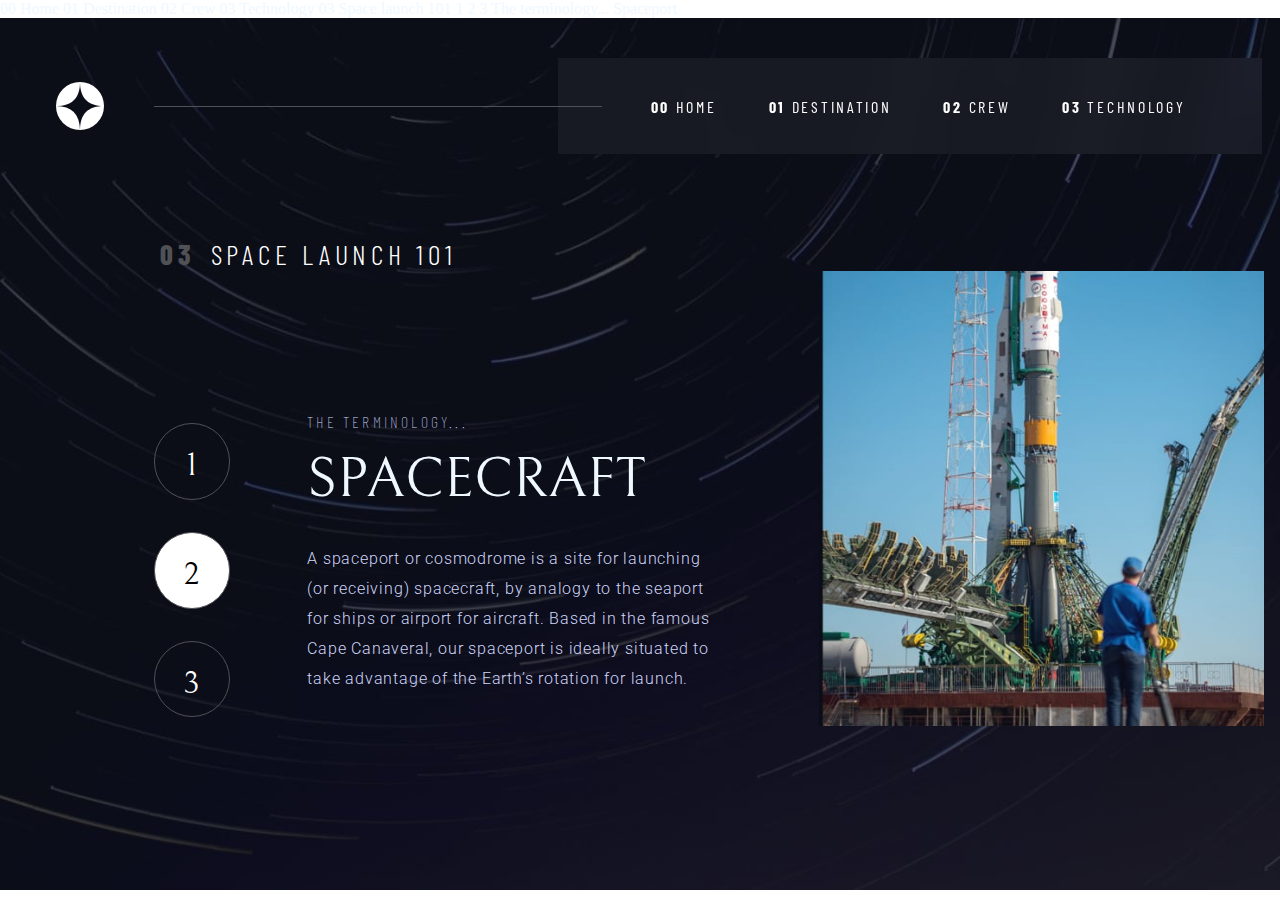
<file: technology-spaceport.html>
<!DOCTYPE html>
<html lang="en">
<head>
  <meta charset="UTF-8">
  <meta name="viewport" content="width=device-width, initial-scale=1.0">

  <link rel="icon" type="image/png" sizes="32x32" href="./assets/favicon-32x32.png">
  
  <title>Frontend Mentor | Space tourism website</title>
</head>
<body>

  00 Home
  01 Destination
  02 Crew
  03 Technology

  03 Space launch 101

  1
  2
  3

  The terminology...
  Spaceport

  
</body>
</html>
<!DOCTYPE html>
<html lang="en">

<head>
  <meta charset="UTF-8" />
  <meta name="viewport" content="width=device-width, initial-scale=1.0" />

  <link rel="icon" type="image/png" sizes="32x32" href="./assets/favicon-32x32.png" />
  <meta name="viewport" content="width=device-width, initial-scale=1.0" />
  <link rel="preconnect" href="https://fonts.googleapis.com">
  <link rel="preconnect" href="https://fonts.gstatic.com" crossorigin>
  <link
    href="https://fonts.googleapis.com/css2?family=Barlow+Condensed:wght@100;200;300;400&family=Bellefair&family=Cedarville+Cursive&family=Montserrat:wght@300;400;900&family=Open+Sans:wght@300;400&family=Roboto:wght@100;300;400;500&family=Ubuntu:wght@300;400&display=swap"
    rel="stylesheet">
  <link rel="stylesheet" href="styles/styles_technology.css">
  <title>Frontend Mentor | Space tourism website</title>
</head>

<body>
  <div class="home_body">
    <!-- Navigation_Bar -->
    <section>
      <img class="logo" src="assets/shared/logo.svg" alt="" />
      <hr class="nav_hr" />
      <div class="nav_bar" id="nav_bar">
        <div class="close_icon">
          <img src="assets/shared/icon-close.svg" alt="" onclick="close_menu_bar()" />
        </div>
        <div class="nav_ele">
          <strong>00 </strong> <a href="index.html">HOME</a>
          <hr />
        </div>
        <div class="nav_ele">
          <strong>01 </strong> <a href="destination-moon.html">DESTINATION</a>
          <hr />
        </div>
        <div class="nav_ele">
          <strong>02 </strong> <a href="crew-pilot.html">CREW</a>
          <hr>
        </div>
        <div class="nav_ele">
          <strong>03 </strong>
          <a href="technology-capsule.html">TECHNOLOGY</a>
          <hr />
        </div>
      </div>
      <div class="nav_icon">
        <img src="assets/shared/icon-hamburger.svg" alt="nav_icon" onclick="open_menu_bar()" />
      </div>
    </section>

    <h5> <strong>03</strong>SPACE LAUNCH 101</h5>
    <div class="container">
      <div class="number">
        <a href="technology-vehicle.html"><p>1</p></a>
        <a id="act" href="technology-spaceport.html"><p>2</p></a>
        <a href="technology-capsule.html"><p>3</p></a>
      </div>
      <div class="description">
        <h4>THE TERMINOLOGY...</h4>
        <h1>SPACECRAFT</h1>
        <p>A spaceport or cosmodrome is a site for launching (or receiving) spacecraft, 
          by analogy to the seaport for ships or airport for aircraft. Based in the 
          famous Cape Canaveral, our spaceport is ideally situated to take advantage 
          of the Earth’s rotation for launch.</p>
        <!-- <div class="dots">
          <a href="/crew-commander.html" id="curr"></a>
          <a href="/crew-specialist.html"></a>
          <a href="/crew-pilot.html"></a>
          <a href="/crew-engineer.html"></a>
        </div> -->
      </div>
      <div class="tech_image">
        <img id="tech" name="spaceport" src="assets/technology/image-spaceport-portrait.jpg" alt="">
      </div>
    </div>
    <script src="javascript/index.js"></script>
</body>

</html>
</file>
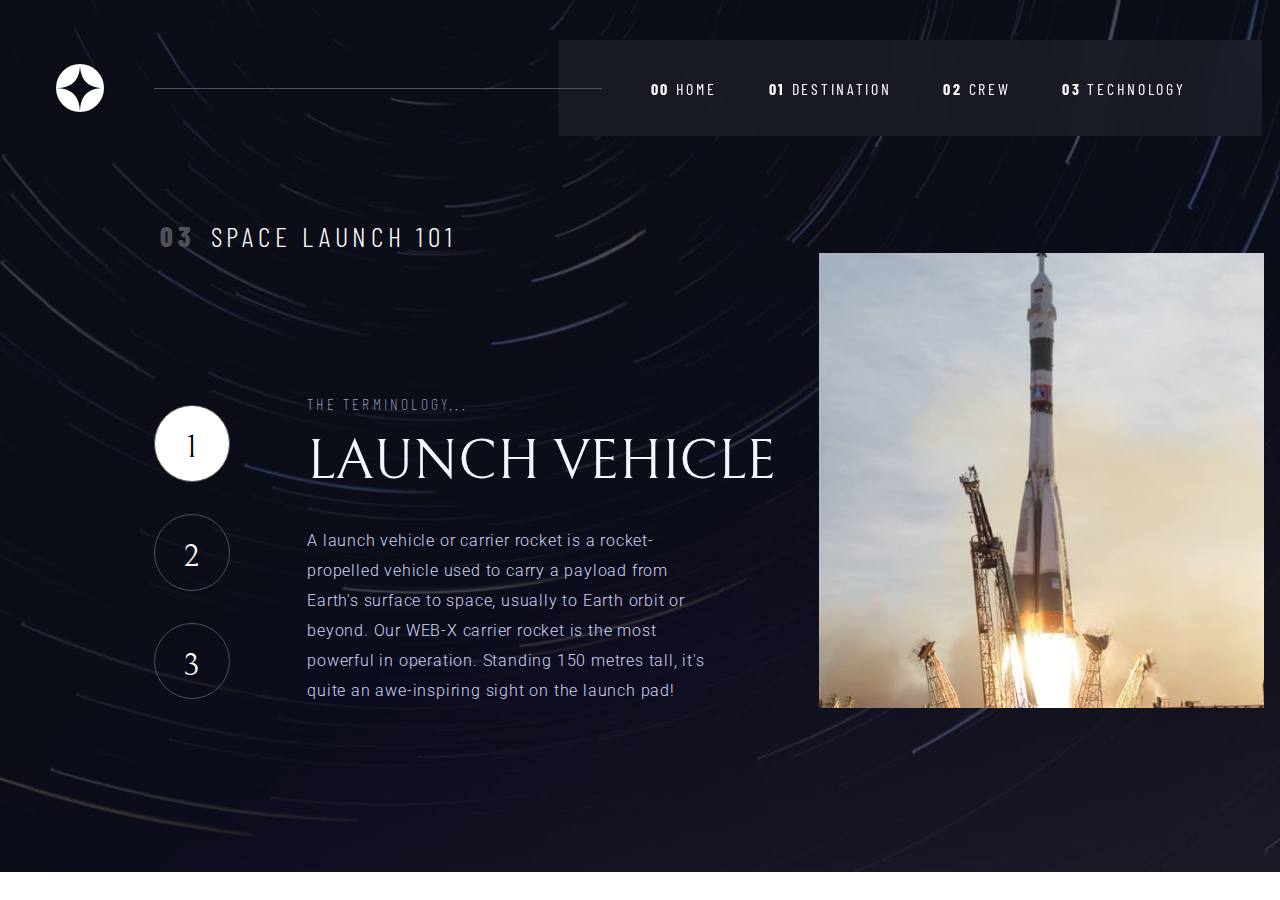
<file: technology-vehicle.html>
<!DOCTYPE html>
<html lang="en">

<head>
  <meta charset="UTF-8" />
  <meta name="viewport" content="width=device-width, initial-scale=1.0" />

  <link rel="icon" type="image/png" sizes="32x32" href="./assets/favicon-32x32.png" />
  <meta name="viewport" content="width=device-width, initial-scale=1.0" />
  <link rel="preconnect" href="https://fonts.googleapis.com">
  <link rel="preconnect" href="https://fonts.gstatic.com" crossorigin>
  <link
    href="https://fonts.googleapis.com/css2?family=Barlow+Condensed:wght@100;200;300;400&family=Bellefair&family=Cedarville+Cursive&family=Montserrat:wght@300;400;900&family=Open+Sans:wght@300;400&family=Roboto:wght@100;300;400;500&family=Ubuntu:wght@300;400&display=swap"
    rel="stylesheet">
  <link rel="stylesheet" href="styles/styles_technology.css">
  <title>Frontend Mentor | Space tourism website</title>
</head>

<body>
  <div class="home_body">
    <!-- Navigation_Bar -->
    <section>
      <img class="logo" src="assets/shared/logo.svg" alt="" />
      <hr class="nav_hr" />
      <div class="nav_bar" id="nav_bar">
        <div class="close_icon">
          <img src="assets/shared/icon-close.svg" alt="" onclick="close_menu_bar()" />
        </div>
        <div class="nav_ele">
          <strong>00 </strong> <a href="index.html">HOME</a>
          <hr />
        </div>
        <div class="nav_ele">
          <strong>01 </strong> <a href="destination-moon.html">DESTINATION</a>
          <hr />
        </div>
        <div class="nav_ele">
          <strong>02 </strong> <a href="crew-pilot.html">CREW</a>
          <hr>
        </div>
        <div class="nav_ele">
          <strong>03 </strong>
          <a href="technology-capsule.html">TECHNOLOGY</a>
          <hr />
        </div>
      </div>
      <div class="nav_icon">
        <img src="assets/shared/icon-hamburger.svg" alt="nav_icon" onclick="open_menu_bar()" />
      </div>
    </section>

    <h5> <strong>03</strong>SPACE LAUNCH 101</h5>
    <div class="container">
      <div class="number">
        <a id="act" href="technology-vehicle.html"><p>1</p></a>
        <a href="technology-spaceport.html"><p>2</p></a>
        <a href="technology-capsule.html"><p>3</p></a>
      </div>
      <div class="description">
        <h4>THE TERMINOLOGY...</h4>
        <h1>LAUNCH VEHICLE</h1>
        <p>A launch vehicle or carrier rocket is a rocket-propelled vehicle used to carry a 
          payload from Earth's surface to space, usually to Earth orbit or beyond. Our 
          WEB-X carrier rocket is the most powerful in operation. Standing 150 metres tall, 
          it's quite an awe-inspiring sight on the launch pad!</p>
      </div>
      <div class="tech_image">
        <img id="tech" name="vehicle" src="assets/technology/image-launch-vehicle-portrait.jpg" alt="">
      </div>
    </div>
    <script src="/javascript/index.js"></script>
</body>

</html>
</file>
<file: styles/styles_home.css>
body {
  margin: 0;
  padding: 0%;
  color: aliceblue;
  height: 100%;
  position: relative;
  background-repeat: no-repeat;
}
.home_body {
  position:relative;
  padding-top: 2.5rem;
  height: 100%;
  width: 100%;
  background-image: url("../assets/home/background-home-desktop.jpg");
  background-position: center;
  background-size: cover;
}
.logo {
  margin: 1.5rem 0 0 3.5rem;
  position: absolute;
}
.nav_hr {
  position: absolute;
  display: inline;
  margin-top: 3rem;
  margin-left: 12%;
  background-color: #505155;
  width: 35%;
  z-index: 1;
  border-width: 0px;
  height: 0.1px;
}
.nav_bar {
  display: inline-block;
  height: 6rem;
  text-align: center;
  position:relative;
  width: 55vw;
  margin-left: 43.6vw;
  background-color: rgba(255, 255, 255, 0.05);
  -webkit-backdrop-filter: blur(10px);
  backdrop-filter: blur(25px);
  color: #ffffff;
}
.close_icon{
  display: none;
}
.nav_ele {
  display: inline-block;
  position: relative;
  width: fit-content;
  z-index: 1;
  margin: 2.4375rem 1rem 2.4375rem 2rem;
  font-family: "Barlow Condensed";
  font-weight: 400;
  font-size: 1rem;
  letter-spacing: 0.1688rem;
  color: #ffffff;
}
.nav_ele a{
  text-decoration: none;
  color: inherit;
}
.nav_icon{
  display: none;
}
.nav_ele hr {
  opacity: 0;
  width: 100%;
  margin: 2.125rem 0 0 0;
  border-width: 0;
  height: 3px;
  background-color: #ffffff;
}
.nav_ele:hover hr {
  opacity: 1;
  background-color: #77787c;
}
.nav_ele:active hr {
  opacity: 1;
  background-color: #ffffff;
}
#act hr{
  opacity: 1;
}
.container {
  display: flex;
}
.description {
  position: relative;
  box-sizing: border-box;
  width: 35%;
  margin: 14rem 10rem 0 10rem;
  display: inline-block;
  text-align: left;
  height: fit-content;
}
h5 {
  position: relative;
  font-size: 1.75rem;
  letter-spacing: 0.2969rem;
  font-family: "Barlow Condensed";
  font-weight: 100;
  margin-bottom: 0%;
  color: #d0d6f9;
}
h1 {
  position: relative;
  font-family: "Bellefair";
  font-weight: 400;
  font-size: 9.375rem;
  margin: 1.5rem 1rem 1rem 0.5rem;
}
p {
  position: relative;
  font-size: 1rem;
  line-height: 1.875rem;
  font-family: sans-serif;
  font-weight: 100;
  letter-spacing: 0.05rem;
  color: #d0d6f9;
  margin-bottom: 7rem;
}
.explore_container{
  position: relative;
  box-sizing: border-box;
  width: 40vw;
  height: 40vw;
  text-align: center;
  margin-top: 20vw;
  padding: 0%;
}
.explore {
  box-sizing: border-box;
  text-align: center;
  display: inline-block;
  position: relative;
  background-color: #ffffff;
  height:70%;
  width: 70%;
  padding-top: 0%;
  margin: 15%;
  font-size: 3.5rem;
  font-family: "Bellefair";
  border-radius: 100%;
  color: #0b0d17;
  font-weight: 400;
}
.explore_hover {
  box-sizing: border-box;
  display: inline-block;
  position: relative;
  border-radius: 100%;
  width: 75%;
  height: 75%;
  margin: 0;

}
.explore_hover:hover {
  background-color: rgba(255, 255, 255, 0.05);
  -webkit-backdrop-filter: blur(10px);
  backdrop-filter: blur(25px);
}
.explore p{
  color: #0b0d17;
  font-family: "Bellefair";
  font-size: 60%;
  padding: 0%;
  margin: 45% 0 0 0 ;
}
@media only screen and (max-width: 900px) {
  .home_body {
    padding-top: 0%;
    background-image: url(../assets/home/background-home-tablet.jpg);
    position: relative;
  }
  .nav_bar{
    width: 70vw;
    margin-left: 30vw;
  }
  .logo {
    margin-left: 2rem;
  }
  .nav_hr {
    display: none;
  }
  .nav_ele {
    margin: 2.4375rem 0.5rem 2.4375rem 1rem;
  }
  .nav_ele strong {
    display: none;
  }
  .container {
    display: inline-block;
  }
  .description {
    text-align: center;
    margin: 4rem 10rem 0 10rem;
    width: 60vw;
    position: relative;
  }
  .explore_container{
    margin: 0%;
    width: 100vw;
    height: 100vw;
    text-align: center;
    position: relative;
  }
  .explore_hover {
    display: inline-block;
    border-radius: 100%;
    width: 50%;
    height: 50%;
    margin: 0%;
    text-align: center;
  }
  .explore {
    box-sizing: border-box;
    height: 70%;
    width: 70%;
    margin: 15%;
    padding: 0%;
    font-family: "Bellefair";
    border-radius: 100%;
    color: #0b0d17;
    font-weight: 400;
  }
  .explore p{
    color: #0b0d17;
    font-family: "Bellefair";
    font-size: 60%;
    padding: 0%;
    margin: 45% 0 0 0 ;
  }
}
.mob_menu{
  display: none;
}
@media only screen and (max-width: 496px) {
  .nav_bar {
    z-index: 3;
    box-sizing: border-box;
    position: absolute;
    width: 65vw;
    height: 100%;
    display: inline-block;
    text-align: left;
    margin: 0 0 0 35vw;
    padding: 10% 10vw 0 0;
    background-color: rgba(255, 255, 255, 0.05);
    -webkit-backdrop-filter: blur(10px);
    backdrop-filter: blur(25px);
    
  }
  .close_icon{
    /* display: inline-block;
    box-sizing: border-box;
    width: 10%; */
    display: block;
    text-align: right;
    margin-bottom: 10vw;
  }
  .nav_ele strong{
    display: inline;
  }
  .nav_ele{
    box-sizing: border-box;
    width: fit-content;
    margin:1rem 1vw 0 8vw;
  }
  .nav_ele hr{
    margin: 1rem 0 0 0;
  }
  .nav_icon{
    display: inline-block;
    width: fit-content;
    z-index: 1;
    margin: 2.3rem 2rem 0rem 85%;
    position: relative;
  }
  .home_body {
    padding-top: 0%;
    background-image: url(../assets/home/background-home-mobile.jpg);
    position: relative;
  }
  .description {
    width: 100%;
    margin: 2rem 0 0 0;
    height: fit-content;
    position: relative;
  }
  h5 {
    font-size: 1rem;
    letter-spacing: 0.2rem;
    font-weight: 100;
    margin-bottom: 0%;
    color: #d0d6f9;
  }
  h1 {
    font-family: "Bellefair";
    font-weight: 400;
    font-size: 5rem;
    margin: 1.5rem 1rem 2rem 0.5rem;
  }
  p {
    font-size: 1rem;
    line-height: 1.875rem;
    font-family: sans-serif;
    font-weight: 100;
    letter-spacing: 0.05rem;
    color: #d0d6f9;
    margin-bottom: 2rem;
  }
  .explore_container{
    width: 100vw;
    height: 100vw;
    text-align: center;
  }
  .explore_hover {
    display: inline-block;
    border-radius: 100%;
    width: 60%;
    height: 60%;
    margin: 0%;
    text-align: center;
  }
  .explore {
    box-sizing: border-box;
    height: 60%;
    width: 60%;
    margin: 20%;
    padding: 0%;
    font-family: "Bellefair";
    border-radius: 100%;
    color: #0b0d17;
    position: relative;
    font-weight: 400;
  }
  .explore p{
    color: #0b0d17;
    font-family: "Bellefair";
    font-size: 40%;
    padding: 0%;
    margin: 40% 0 0 0 ;
  }

  
}
</file>
<file: styles/styles_crew.css>
body {
  margin: 0;
  padding: 0%;
  color: aliceblue;
  height: 100%;
  position: relative;
  background-repeat: no-repeat;
}
.home_body {
  position: relative;
  padding-top: 2.5rem;
  background-image: url("../assets/crew/background-crew-desktop.jpg");
  background-position: center;
  background-size: cover;
}
.logo {
  margin: 1.5rem 0 0 3.5rem;
  position: absolute;
}
.nav_hr {
  position: absolute;
  display: inline;
  margin-top: 3rem;
  margin-left: 12%;
  background-color: #505155;
  width: 35%;
  z-index: 1;
  border-width: 0px;
  height: 0.1px;
}
.nav_bar {
  display: inline-block;
  height: 6rem;
  text-align: center;
  position: relative;
  width: 55vw;
  margin-left: 43.6vw;
  background-color: rgba(255, 255, 255, 0.05);
  -webkit-backdrop-filter: blur(10px);
  backdrop-filter: blur(25px);
  color: #ffffff;
}
.close_icon {
  display: none;
}
.nav_ele {
  display: inline-block;
  position: relative;
  width: fit-content;
  z-index: 1;
  margin: 2.4375rem 1rem 2.4375rem 2rem;
  font-family: "Barlow Condensed";
  font-weight: 400;
  font-size: 1rem;
  letter-spacing: 0.1688rem;
  color: #ffffff;
}
.nav_ele a {
  text-decoration: none;
  color: inherit;
}
.nav_icon {
  display: none;
}
.nav_ele hr {
  opacity: 0;
  width: 100%;
  margin: 2.125rem 0 0 0;
  border-width: 0;
  height: 3px;
  background-color: #ffffff;
}
.nav_ele:hover hr {
  opacity: 1;
  background-color: #77787c;
}
.nav_ele:active hr {
  opacity: 1;
  background-color: #ffffff;
}
#act hr{
  opacity: 1;
}
.mob_menu {
  display: none;
}

/* DESCRIPTION */
h5 strong {
  color: #505155;
  font-weight: 800;
  margin: 0 1rem 0 0;
}
h5 {
  font-size: 1.75rem;
  letter-spacing: 0.2969rem;
  font-family: "Barlow Condensed";
  font-weight: 300;
  color: #ffffff;
  margin: 5rem 0 0 10rem;
}
.container {
  display: flex;
  flex-wrap: wrap;
  width: 100%;
}
.description {
  position: relative;
  display: inline-block;
  box-sizing: border-box;
  width: 40vw;
  margin: 7.5rem 0 0 10rem;
}
h4 {
    margin-bottom: 1rem;
    font-size: 2.25rem;
    font-family: "Bellefair";
    font-weight: 400;
    color: #969696;
}

h1 {
  display: inline-block;
  margin: 0%;
  font-size: 3.5rem;
  font-family: "Bellefair";
  font-weight: 400;
}
.description p {
  line-height: 1.875rem;
  font-family: "Roboto", sans-serif;
  font-weight: 300;
  letter-spacing: 0.05rem;
  color: #d0d6f9;
  width: 80%;
  margin: 2rem 0 0 0 ;
}
.crew_image{
    margin: 5rem 0 0 3vw;
    width: 40vw;
}
.crew_image hr{
  display:none;
}
.dots{
  width: 30%;
  display: inline-block;
  height: 1rem;
  margin-top: 8rem;
  margin-bottom: 5rem;
}
.dots a{
  width: .9rem;
  height: .9rem;
  display: inline-block;
  border-radius: 100%;
  background-color: #505155;
  margin: 0 1rem 0 0 ;
}
#curr{
  background-color: #ffffff;
}
@media only screen and (max-width: 900px) {
  .home_body {
    padding-top: 0%;
    background-image: url(../assets/crew/background-crew-tablet.jpg);
    position: relative;
  }
  .nav_bar {
    width: 70vw;
    margin-left: 30vw;
  }
  .logo {
    margin-left: 2rem;
  }
  .nav_hr {
    display: none;
  }
  .nav_ele {
    margin: 2.4375rem 0.5rem 2.4375rem 1rem;
  }
  .nav_ele strong {
    display: none;
  }

  h5 {
    margin: 2rem 0 0 2rem;
    font-size: 1.25rem;
    letter-spacing: 0.2rem;
  }

  .description {
    position: relative;
    display: inline-block;
    box-sizing: border-box;
    width: 100%;
    margin: 0rem 0 2rem 0;
    text-align: center;
  }
  .container{
    margin: 5rem 0 0 0;
    text-align: center;
  }
  .description h4{
    font-size: 1.75rem;
  }
  .description h1 {
    display: block;
    font-size: 2.5rem;
  }
  .description p {
    box-sizing: border-box;
    line-height: 1.875rem;
    display: inline-block;
    font-family: "Roboto", sans-serif;
    font-weight: 300;
    letter-spacing: 0.05rem;
    color: #d0d6f9;
    width: 60%;
    text-align: center;
    margin-left: 20%;
    margin-right: 20%;
  }
  .dots{
    margin: 2rem  0 0 1rem;
  }
  .dots a{
    width: .7rem;
    height: .7rem;
  }
  .crew_image{
    width: 100%;
    text-align: center;
    margin: 0%;
  }
  .crew_image img{
    width: 60%;
  }
}
@media only screen and (max-width: 496px) {
  .nav_bar {
    z-index: 3;
    box-sizing: border-box;
    position: absolute;
    width: 65vw;
    height: 100%;
    display: none;
    text-align: left;
    margin: 0 0 0 35vw;
    padding: 10% 10vw 0 0;
    background-color: rgba(255, 255, 255, 0.05);
    -webkit-backdrop-filter: blur(10px);
    backdrop-filter: blur(25px);
  }
  .close_icon {
    /* display: inline-block;
        box-sizing: border-box;
        width: 10%; */
    display: block;
    text-align: right;
    margin-bottom: 10vw;
  }
  .nav_ele strong {
    display: inline;
  }
  .nav_ele {
    box-sizing: border-box;
    width: fit-content;
    margin: 1rem 1vw 0 8vw;
  }
  .nav_ele hr {
    margin: 1rem 0 0 0;
  }
  .nav_icon {
    display: inline-block;
    width: fit-content;
    z-index: 1;
    margin: 2.3rem 2rem 0rem 85%;
    position: relative;
  }
  .home_body {
    padding-top: 0%;
    background-image: url(../assets/crew/background-crew-mobile.jpg);
    position: relative;
    text-align: center;
  }
  h5 {
    margin: 4rem 0 1rem 0;
    width: 100%;
  }
  .planet_image {
    margin: 2rem 0 0 0;
  }
  .description {
    margin-bottom: 4rem;
    order: 2;
  }
  .description h4{
    font-size: 1.25rem;
  }
  .description h1 {
    font-size: 1.75rem;
  }
  .description p {
    letter-spacing: 0;
    width: 80%;
    margin-left: 10%;
    margin-right: 10%;
  }
  .crew_image{
    order: 1;
  }
  .crew_image img{
    width: 40%;
  }
  .crew_image hr{
    display: inline-block;
    width: 90%;
    border-width: 0;
    height: 0.1px;
    margin: 0%;
    background-color: #505155;
  }
  .dots a{
    width: .7rem;
    height: .7rem;
    display: inline-block;
    border-radius: 100%;
    background-color: #505155;
    margin: 0 .75rem 0 0 ;
  }
}
</file>
<file: styles/styles_destination.css>
body {
  margin: 0;
  padding: 0%;
  color: aliceblue;
  height: 100%;
  position: relative;
  background-repeat: no-repeat;
  
}
.home_body {
  position: relative;
  padding-top: 2.5rem;
  background-image: url("../assets/destination/background-destination-desktop.jpg");
  background-position: center;
  background-size: cover;
}
.logo {
  margin: 1.5rem 0 0 3.5rem;
  position: absolute;
}
.nav_hr {
  position: absolute;
  display: inline;
  margin-top: 3rem;
  margin-left: 12%;
  background-color: #505155;
  width: 35%;
  z-index: 1;
  border-width: 0px;
  height: 0.1px;
}
.nav_bar {
  display: inline-block;
  height: 6rem;
  text-align: center;
  position: relative;
  width: 55vw;
  margin-left: 43.6vw;
  background-color: rgba(255, 255, 255, 0.05);
  -webkit-backdrop-filter: blur(10px);
  backdrop-filter: blur(25px);
  color: #ffffff;
}
.close_icon {
  display: none;
}
.nav_ele {
  display: inline-block;
  position: relative;
  width: fit-content;
  z-index: 1;
  margin: 2.4375rem 1rem 2.4375rem 2rem;
  font-family: "Barlow Condensed";
  font-weight: 400;
  font-size: 1rem;
  letter-spacing: 0.1688rem;
  color: #ffffff;
}
.nav_ele a {
  text-decoration: none;
  color: inherit;
}
.nav_icon {
  display: none;
}
.nav_ele hr {
  opacity: 0;
  width: 100%;
  margin: 2.125rem 0 0 0;
  border-width: 0;
  height: 3px;
  background-color: #ffffff;
}
.nav_ele:hover hr {
  opacity: 1;
  background-color: #77787c;
}
.nav_ele:active hr {
  opacity: 1;
  background-color: #ffffff;
}
#act hr{
  opacity: 1;
}
.mob_menu {
  display: none;
}

/* DESCRIPTION */
h5 strong {
  color: #505155;
  font-weight: 800;
  margin: 0 1rem 0 0;
}
h5 {
  font-size: 1.75rem;
  letter-spacing: 0.2969rem;
  font-family: "Barlow Condensed";
  font-weight: 300;
  color: #ffffff;
  margin: 5rem 0 0 10rem;
}
.container {
  display: flex; 
  flex-wrap: wrap;
  width: 100%;
}
.planet_image {
  position: relative;
  box-sizing: border-box;
  display: inline-block;
  width: 40rem;
  padding: 7vw 0 0 16vw;
  margin: 0 10rem 0 0;
}
.planet_image img{
  width: 35vw;
}
.description {
  position: relative;
  display: inline-block;
  box-sizing: border-box;
  width: 32vw;
  margin: 0rem 0 10rem 0;
}
.destination_bar {
  display: inline-block;
  box-sizing: border-box;
  width: 30vw;
  padding-top: 2rem;
  height: fit-content;
}
.destination_ele {
  display: inline-block;
  position: relative;
  width: fit-content;
  height: fit-content;
  z-index: 1;
  margin: 2.4375rem 1rem 0rem 1rem;
  font-family: "Barlow Condensed";
  font-weight: 100;
  font-size: 1rem;
  letter-spacing: 0.1688rem;
  color: #ffffff;
}
.destination_ele a {
  text-decoration: none;
  color: inherit;
}
.destination_ele hr {
  opacity: 0;
  width: 100%;
  margin: 1rem 0 1rem 0;
  border-width: 0;
  height: 3px;
  background-color: #ffffff;
}
.destination_ele:active{
    font-weight: 300;
}
.destination_ele:hover hr {
  opacity: 1;
  background-color: #77787c;
}
.destination_ele:active hr {
  opacity: 1;
  background-color: #ffffff;
}
h1 {
  display: inline-block;
  margin: 0%;
  font-size: 6.25rem;
  font-family: "Bellefair";
  font-weight: 400;
}
.description p {
  line-height: 1.875rem;
  font-family: 'Roboto', sans-serif;
  font-weight: 300;
  letter-spacing: 0.05rem;
  color: #D0D6F9;
}
.description .final{
  background-color: #505155;
  margin: 3rem 0 2rem 0;
  width: 100%;
  border-width: 0px;
  height:1px;
}
.dist_time{
    width: 45%;
    display: inline-block;
    margin-right: 2.5%;
}
.title{
    display: inline-block;
    width: 100%;
    margin-bottom: 1rem;
    font-size: .8rem;
    font-family: "Barlow Condensed";
    font-weight: 100;
    color: #D0D6F9;
    letter-spacing: 0.1688rem;
}
.value{
    display: inline-block;
    font-size: 1.8rem;
    font-weight: 300;
    font-family: "Bellefair";
    color: #ffffff;
    width: 100%;
}
@media only screen and (max-width: 900px) {
  .home_body {
    padding-top: 0%;
    background-image: url(../assets/destination/background-destination-tablet.jpg);
    position: relative;
  }
  .nav_bar {
    width: 70vw;
    margin-left: 30vw;
    
  }
  .logo {
    margin-left: 2rem;
  }
  .nav_hr {
    display: none;
  }
  .nav_ele {
    margin: 2.4375rem 0.5rem 2.4375rem 1rem;
  }
  .nav_ele strong {
    display: none;
  }
  .planet_image {
    position: relative;
    box-sizing: border-box;
    display: inline-block;
    width: 100%;
    padding: 0;
    text-align: center;
    margin: 5rem 0rem 0 0;
  }
  .planet_image img{
    width: 50vw;
  }
  h5{
    margin: 2rem 0 0 2rem;
    font-size: 1.25rem;
    letter-spacing: 0.2rem;
  }
  .description {
    position: relative;
    display: inline-block;
    box-sizing: border-box;
    width: 100%;
    margin: 0rem 0 10rem 0;
    text-align: center;
  }
  .destination_bar {
    display: inline-block;
    box-sizing: border-box;
    width: 60vw;
    padding-top: 2rem;
    height: fit-content;
  }
  .description h1{
    display: block;
    font-size: 6rem;
  }
  .description p {
    line-height: 1.875rem;
    font-family: 'Roboto', sans-serif;
    font-weight: 300;
    letter-spacing: 0.05rem;
    color: #D0D6F9;
    width: 80%;
    text-align: center;
    margin-left: 10%;
    margin-right: 10%;
  }
  .description .final{
    background-color: #505155;
    width: 80%;
    border-width: 0px;
    height: 1px;
    margin: 3rem 10% 2rem 10%;
  }
  .dist_time{
    width: 40%;
    display: inline-block;
    margin: 0%;
  }
}
@media only screen and (max-width: 496px) {
  .nav_bar {
    z-index: 3;
    box-sizing: border-box;
    position: absolute;
    width: 65vw;
    height: 100%;
    display: none;
    text-align: left;
    margin: 0 0 0 35vw;
    padding: 10% 10vw 0 0;
    background-color: rgba(255, 255, 255, 0.05);
    -webkit-backdrop-filter: blur(10px);
    backdrop-filter: blur(25px);
  }
  .close_icon {
    /* display: inline-block;
      box-sizing: border-box;
      width: 10%; */
    display: block;
    text-align: right;
    margin-bottom: 10vw;
  }
  .nav_ele strong {
    display: inline;
  }
  .nav_ele {
    box-sizing: border-box;
    width: fit-content;
    margin: 1rem 1vw 0 8vw;
  }
  .nav_ele hr {
    margin: 1rem 0 0 0;
  }
  .nav_icon {
    display: inline-block;
    width: fit-content;
    z-index: 1;
    margin: 2.3rem 2rem 0rem 85%;
    position: relative;
  }
  .home_body {
    padding-top: 0%;
    background-image: url(../assets/destination/background-destination-mobile.jpg);
    position: relative;
    text-align: center;
  }
  h5{
    margin: 4rem 0 1rem 0;
    width: 100%;
  }
  .planet_image{
    margin: 2rem 0 0 0;
  }
  .destination_bar{
    padding: 0%;
    width: 100%;
  }
  .description{
    margin-bottom: 4rem;
  }
  .description h1{
    font-size: 4rem;
  }
  .description p{
    letter-spacing: 0;
  }
  .dist_time{
    width: 100%;
    margin: 1rem 0 1rem 0;
  }
}
</file>
<file: styles/styles_technology.css>
body {
  margin: 0;
  padding: 0%;
  color: aliceblue;
  height: 100%;
  position: relative;
  background-repeat: no-repeat;
}
.home_body {
  position: relative;
  padding-top: 2.5rem;
  background-image: url("../assets/technology/background-technology-desktop.jpg");
  background-position: center;
  background-size: cover;
}
.logo {
  margin: 1.5rem 0 0 3.5rem;
  position: absolute;
}
.nav_hr {
  position: absolute;
  display: inline;
  margin-top: 3rem;
  margin-left: 12%;
  background-color: #505155;
  width: 35%;
  z-index: 1;
  border-width: 0px;
  height: 0.1px;
}
.nav_bar {
  display: inline-block;
  height: 6rem;
  text-align: center;
  position: relative;
  width: 55vw;
  margin-left: 43.6vw;
  background-color: rgba(255, 255, 255, 0.05);
  -webkit-backdrop-filter: blur(10px);
  backdrop-filter: blur(25px);
  color: #ffffff;
}
.close_icon {
  display: none;
}
.nav_ele {
  display: inline-block;
  position: relative;
  width: fit-content;
  z-index: 1;
  margin: 2.4375rem 1rem 2.4375rem 2rem;
  font-family: "Barlow Condensed";
  font-weight: 400;
  font-size: 1rem;
  letter-spacing: 0.1688rem;
  color: #ffffff;
}
.nav_ele a {
  text-decoration: none;
  color: inherit;
}
.nav_icon {
  display: none;
}
.nav_ele hr {
  opacity: 0;
  width: 100%;
  margin: 2.125rem 0 0 0;
  border-width: 0;
  height: 3px;
  background-color: #ffffff;
}
.nav_ele:hover hr {
  opacity: 1;
  background-color: #77787c;
}
.nav_ele:active hr {
  opacity: 1;
  background-color: #ffffff;
}
.mob_menu {
  display: none;
}

/* DESCRIPTION */
h5 strong {
  color: #505155;
  font-weight: 800;
  margin: 0 1rem 0 0;
}
h5 {
  font-size: 1.75rem;
  letter-spacing: 0.2969rem;
  font-family: "Barlow Condensed";
  font-weight: 300;
  color: #ffffff;
  margin: 5rem 0 0 10rem;
}
.container {
  display: flex;
  flex-wrap: wrap;
  width: 100%;
}
.number {
    display: flex;
    box-sizing: border-box;
    width: 18vw;
    flex-direction: column;
    height: fit-content;
    margin: 9.5rem 0 0 0vw ;
    padding-left: 12vw;
    text-align: center;
}
.number a{
    display: inline-block;
    width: 6vw;
    height: 6vw;
    border: 1px solid #505155;
    border-radius: 100%;
    margin: 0 0 2rem 0 ;
    box-sizing: border-box;
    text-decoration: none;
}
.number a:hover{
    background-color: #505155;
}
.number a:active{
    background-color: #ffffff;
}
.number p{
    margin: 1.4vw  0 0 0 ;
    color: #ffffff;
    font-size: 2rem;
    font-family: "Bellefair";
    line-height: 1.5;
    font-weight: 400;
}
#act {
    background-color: #ffffff;
}
#act p{
    color: #000000;
}
.description {
  position: relative;
  display: inline-block;
  box-sizing: border-box;
  width: 40vw;
  margin: 7.5rem 0 0 6vw;
}
h4 {
  margin-bottom: 1rem;
  font-size: 1rem;
  font-family: "Barlow Condensed";
  font-weight: 100;
  letter-spacing: 0.2rem;
  color: #d0d6f9;
}

h1 {
  display: inline-block;
  margin: 0%;
  font-size: 3.5rem;
  font-family: "Bellefair";
  font-weight: 400;
}
.description p {
  line-height: 1.875rem;
  font-family: "Roboto", sans-serif;
  font-weight: 300;
  letter-spacing: 0.05rem;
  color: #d0d6f9;
  width: 80%;
  margin: 2rem 0 0 0;
}
.tech_image {
  box-sizing: border-box;
  margin: 0 0 10rem 0;
  width: 34.75vw;
}
.tech_image img{
    width: 100%;
}
.tech_image hr {
  display: none;
}

@media only screen and (max-width: 900px) {
  .home_body {
    padding-top: 0%;
    background-image: url(../assets/crew/background-crew-tablet.jpg);
    position: relative;
  }
  .nav_bar {
    width: 70vw;
    margin-left: 30vw;
  }
  .logo {
    margin-left: 2rem;
  }
  .nav_hr {
    display: none;
  }
  .nav_ele {
    margin: 2.4375rem 0.5rem 2.4375rem 1rem;
  }
  .nav_ele strong {
    display: none;
  }

  h5 {
    margin: 2rem 0 0 2rem;
    font-size: 1.25rem;
    letter-spacing: 0.2rem;
  }

  .description {
    position: relative;
    display: inline-block;
    box-sizing: border-box;
    width: 100%;
    margin: 0rem 0 2rem 0;
    text-align: center;
  }
  .container {
    margin: 5rem 0 0 0;
    text-align: center;
  }
  .description h4 {
    font-size: 1.75rem;
  }
  .description h1 {
    display: block;
    font-size: 2.5rem;
  }
  .description p {
    box-sizing: border-box;
    line-height: 1.875rem;
    display: inline-block;
    font-family: "Roboto", sans-serif;
    font-weight: 300;
    letter-spacing: 0.05rem;
    color: #d0d6f9;
    width: 60%;
    text-align: center;
    margin-left: 20%;
    margin-right: 20%;
  }
  .tech_image {
    width: 100%;
    text-align: center;
    margin: 0%;
  }
  .tech_image img {
    width: 60%;
  }
}
@media only screen and (max-width: 496px) {
  .nav_bar {
    z-index: 3;
    box-sizing: border-box;
    position: absolute;
    width: 65vw;
    height: 100%;
    display: none;
    text-align: left;
    margin: 0 0 0 35vw;
    padding: 10% 10vw 0 0;
    background-color: rgba(255, 255, 255, 0.05);
    -webkit-backdrop-filter: blur(10px);
    backdrop-filter: blur(25px);
  }
  .close_icon {
    /* display: inline-block;
          box-sizing: border-box;
          width: 10%; */
    display: block;
    text-align: right;
    margin-bottom: 10vw;
  }
  .nav_ele strong {
    display: inline;
  }
  .nav_ele {
    box-sizing: border-box;
    width: fit-content;
    margin: 1rem 1vw 0 8vw;
  }
  .nav_ele hr {
    margin: 1rem 0 0 0;
  }
  .nav_icon {
    display: inline-block;
    width: fit-content;
    z-index: 1;
    margin: 2.3rem 2rem 0rem 85%;
    position: relative;
  }
  .home_body {
    padding-top: 0%;
    background-image: url(../assets/crew/background-crew-mobile.jpg);
    position: relative;
    text-align: center;
  }
  h5 {
    margin: 4rem 0 1rem 0;
    width: 100%;
  }
  .description {
    margin-bottom: 4rem;
    order: 2;
  }
  .description h4 {
    font-size: 1.25rem;
  }
  .description h1 {
    font-size: 1.75rem;
  }
  .description p {
    letter-spacing: 0;
    width: 80%;
    margin-left: 10%;
    margin-right: 10%;
  }
  .tech_image {
    order: 1;
  }
  .tech_image img {
    width: 40%;
  }
  .tech_image hr {
    display: inline-block;
    width: 90%;
    border-width: 0;
    height: 0.1px;
    margin: 0%;
    background-color: #505155;
  }
}
</file>
